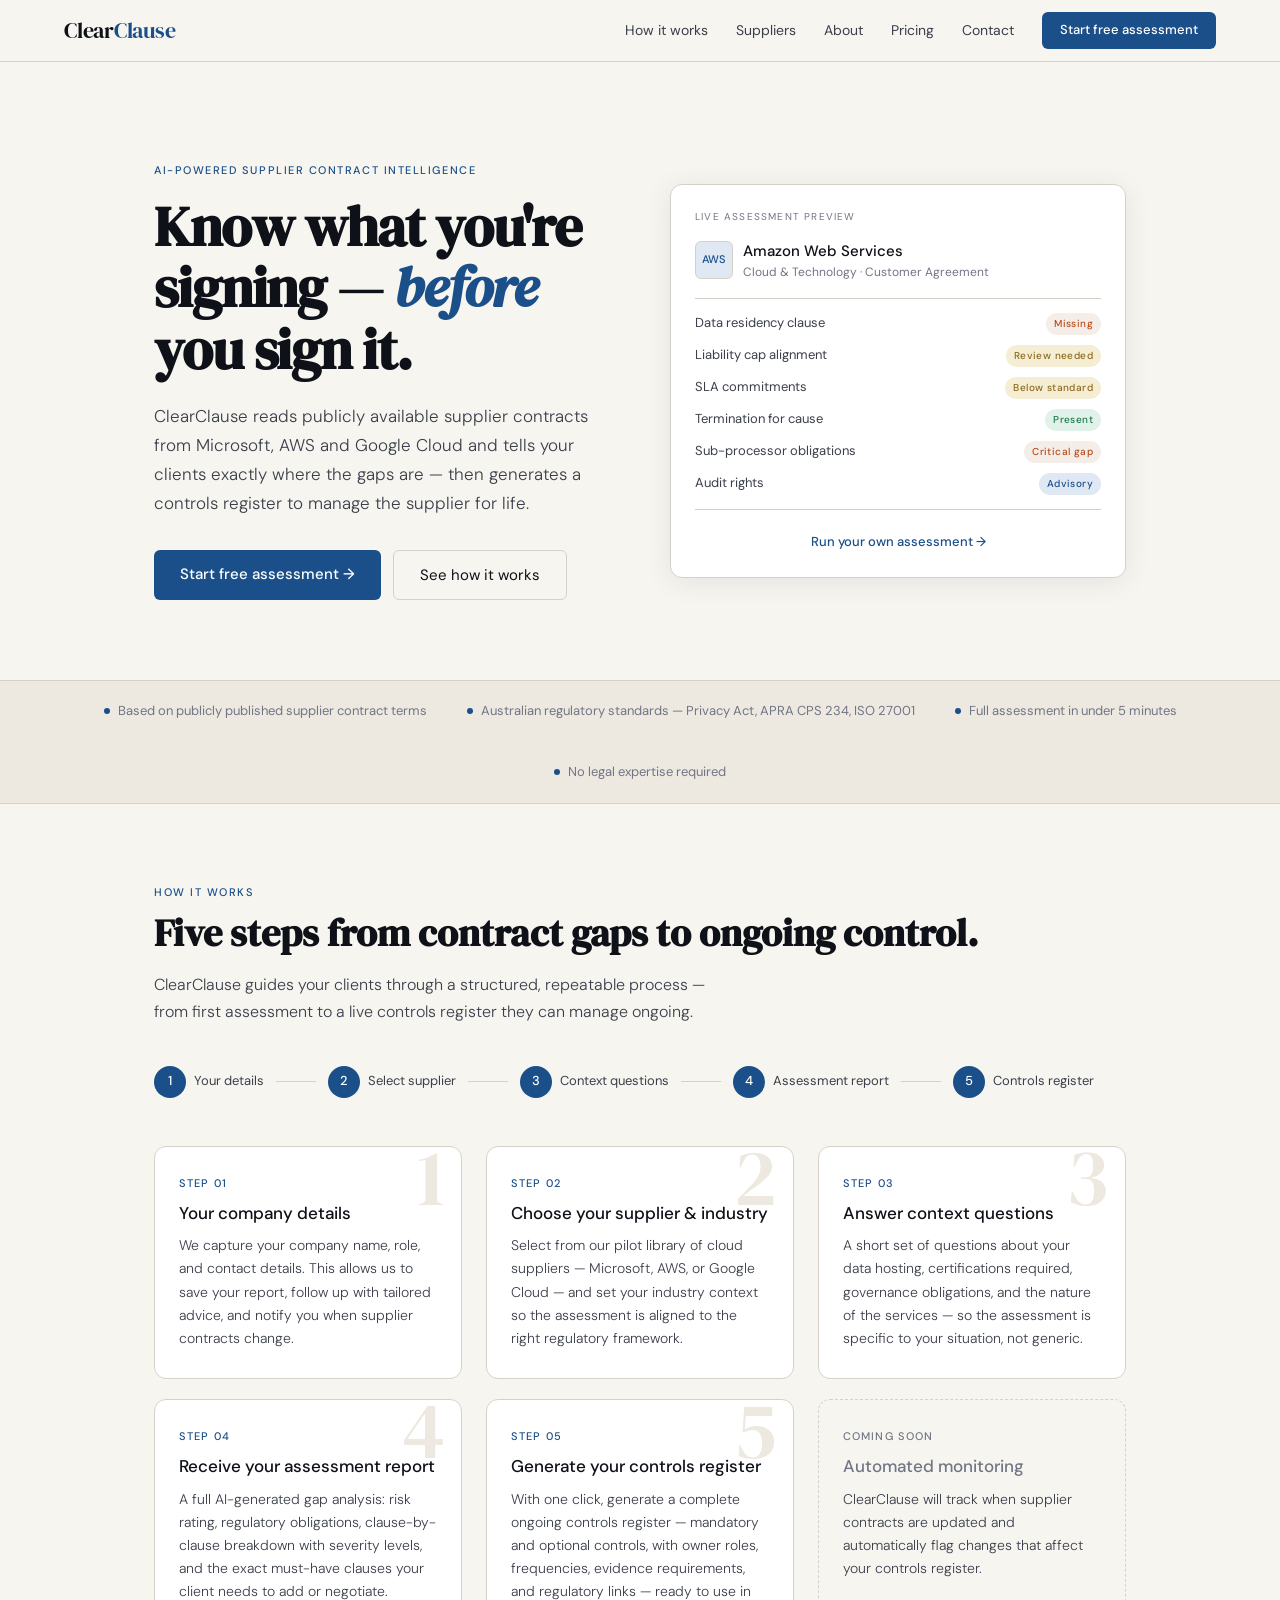
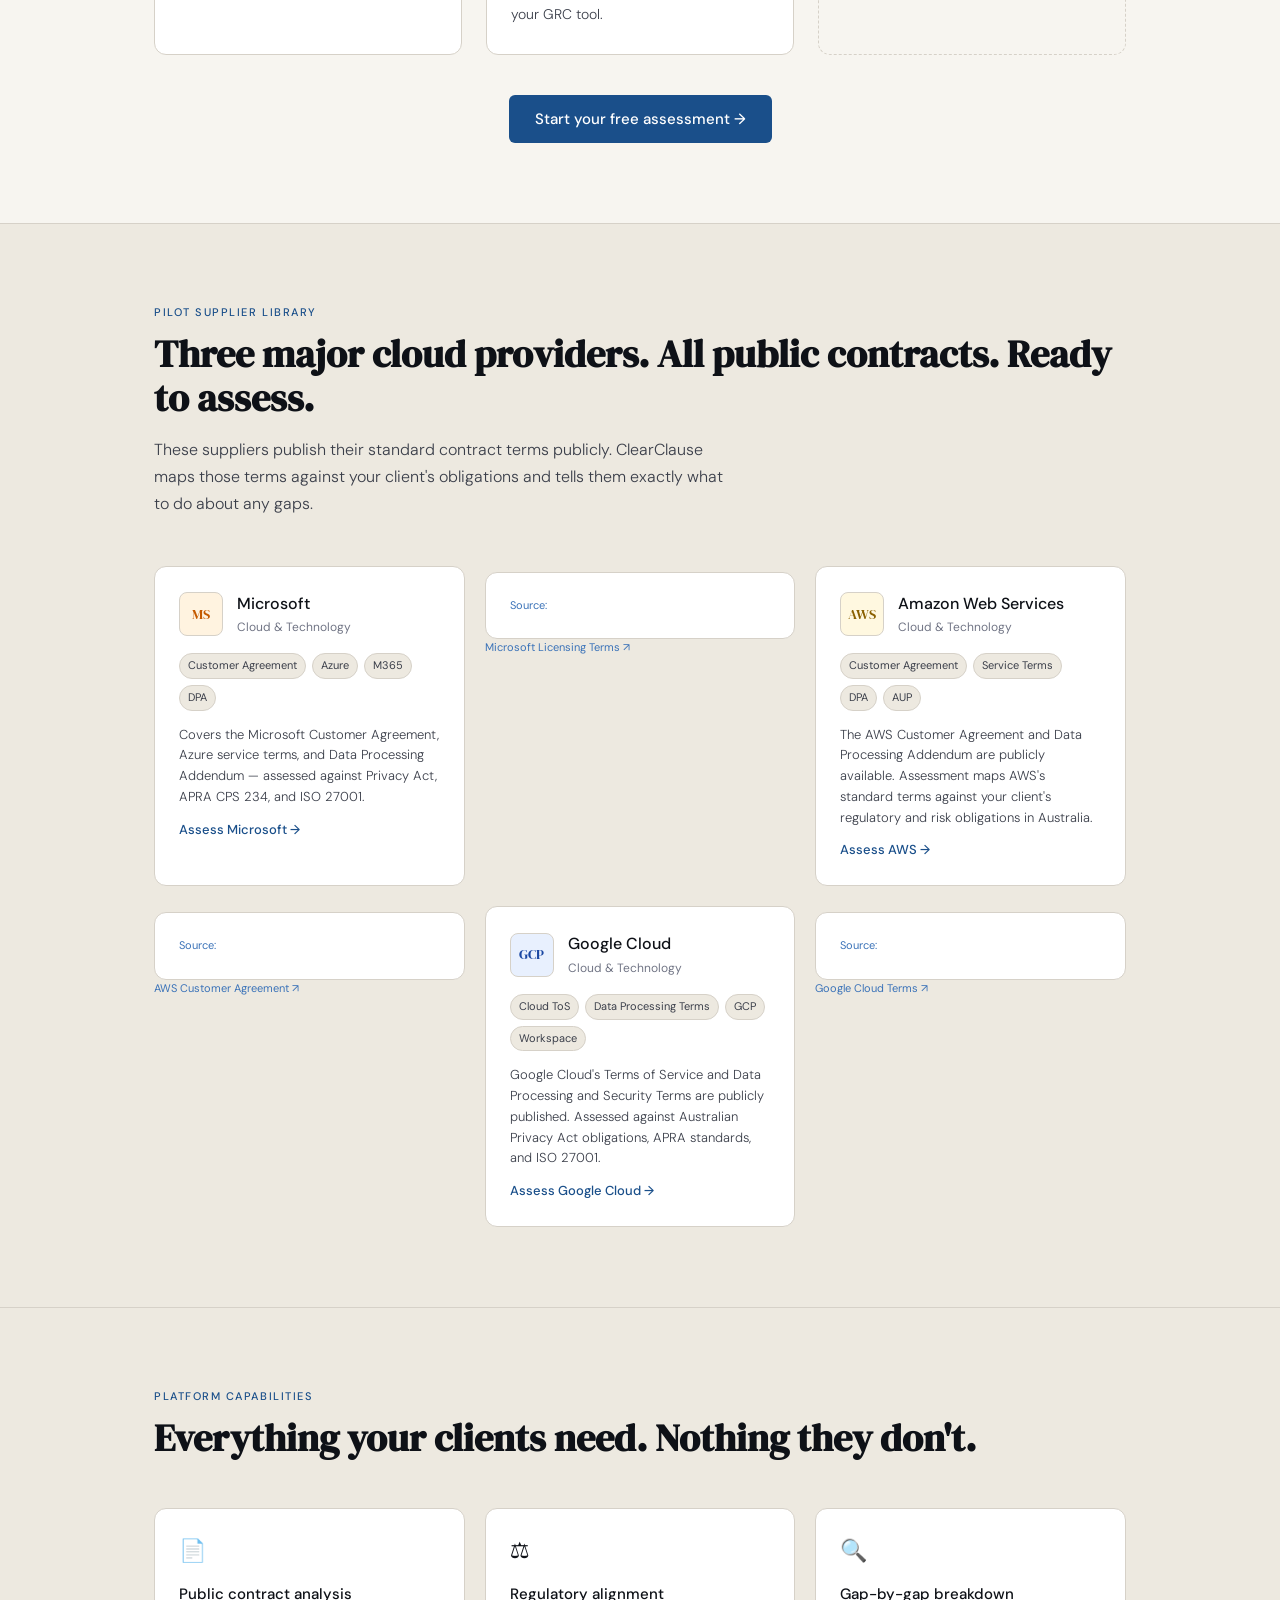
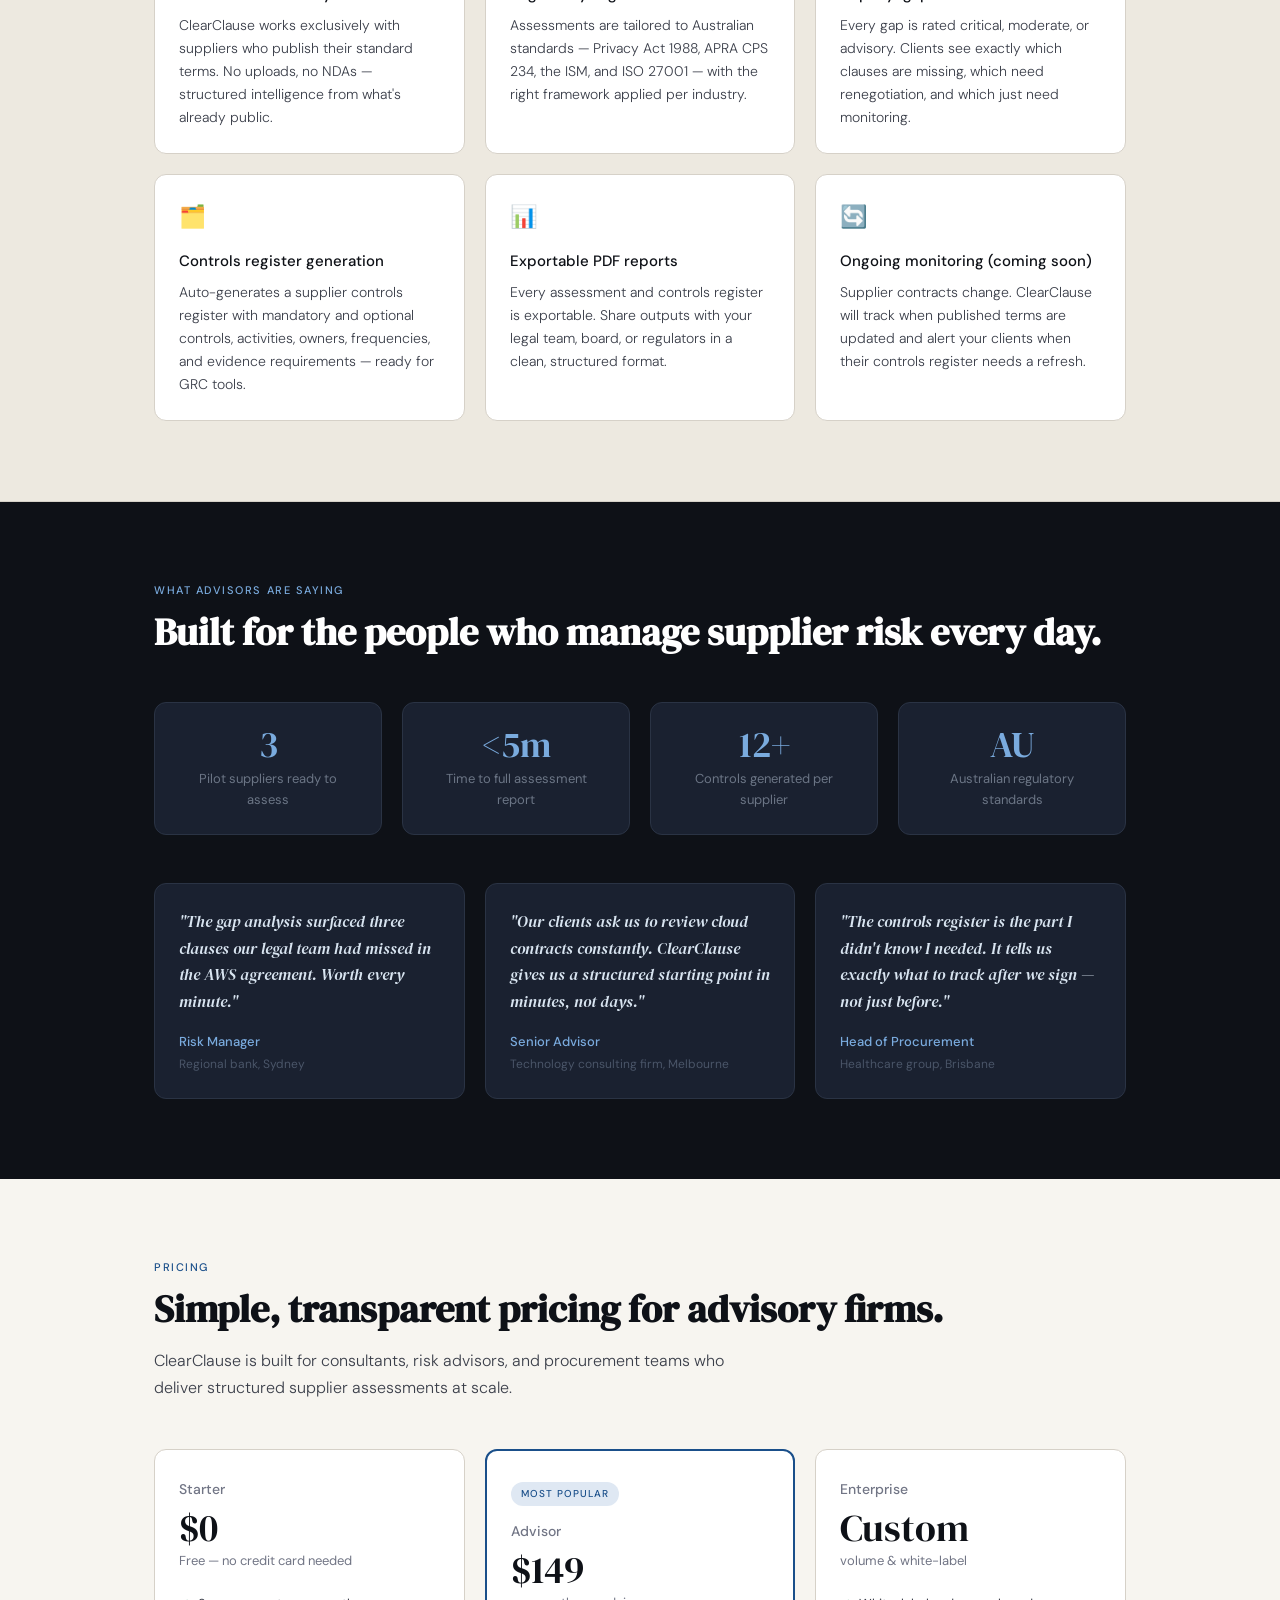
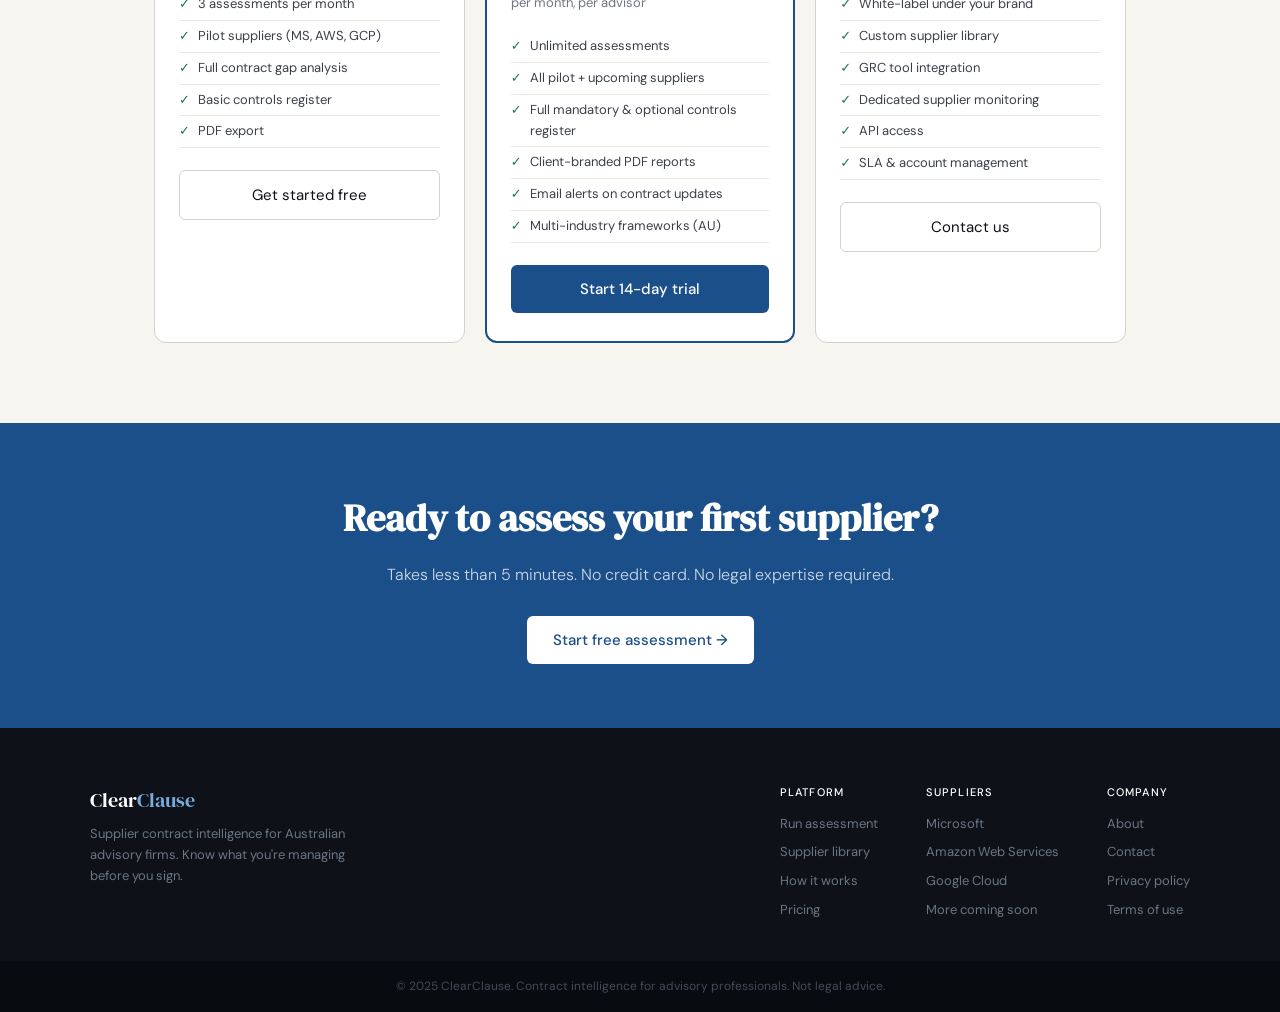
<file: index.html>
<!DOCTYPE html>
<html lang="en">
<head>
<meta charset="UTF-8"/>
<meta name="viewport" content="width=device-width,initial-scale=1.0"/>
<title>ClearClause — Supplier Contract Intelligence</title>
<meta name="description" content="AI-powered supplier contract assessment and ongoing controls register. Know exactly what you're signing — before you sign it."/>
<link href="https://fonts.googleapis.com/css2?family=DM+Serif+Display:ital@0;1&family=DM+Sans:wght@300;400;500&display=swap" rel="stylesheet"/>
<link rel="stylesheet" href="style.css"/>
<style>
.hero{padding:100px 5vw 80px;max-width:1100px;margin:0 auto;display:grid;grid-template-columns:1fr 1fr;gap:60px;align-items:center;}
.hero-eyebrow{font-size:11px;letter-spacing:0.14em;text-transform:uppercase;color:var(--accent);font-weight:500;margin-bottom:16px;}
.hero-title{font-family:var(--serif);font-size:clamp(36px,4.5vw,56px);line-height:1.1;color:var(--ink);margin-bottom:22px;letter-spacing:-0.02em;}
.hero-title em{font-style:italic;color:var(--accent);}
.hero-body{font-size:17px;color:var(--ink-soft);line-height:1.7;margin-bottom:32px;font-weight:300;}
.hero-actions{display:flex;gap:12px;flex-wrap:wrap;}
.hero-visual{background:#fff;border:1px solid var(--rule);border-radius:var(--r-lg);padding:24px;box-shadow:0 4px 28px rgba(14,17,23,0.08);}
.hv-label{font-size:10px;letter-spacing:0.12em;text-transform:uppercase;color:var(--ink-muted);margin-bottom:14px;}
.hv-supplier-row{display:flex;align-items:center;gap:10px;margin-bottom:16px;}
.hv-logo{width:38px;height:38px;border-radius:6px;border:1px solid var(--rule);display:flex;align-items:center;justify-content:center;font-size:11px;font-weight:500;color:var(--accent);background:var(--accent-pale);}
.hv-name{font-size:15px;font-weight:500;color:var(--ink);}
.hv-sub{font-size:12px;color:var(--ink-muted);}
.hv-divider{height:1px;background:var(--rule);margin:14px 0;}
.hv-row{display:flex;justify-content:space-between;align-items:center;margin-bottom:10px;}
.hv-clause{font-size:13px;color:var(--ink-soft);}
.hv-steps{display:flex;align-items:center;justify-content:center;gap:0;margin:40px 0 32px;}
.hv-step{display:flex;align-items:center;gap:0;}
.hv-step-circle{width:32px;height:32px;border-radius:50%;background:var(--accent);color:#fff;display:flex;align-items:center;justify-content:center;font-size:13px;font-weight:500;flex-shrink:0;}
.hv-step-label{font-size:13px;color:var(--ink-soft);margin-left:8px;white-space:nowrap;}
.hv-step-line{width:40px;height:1px;background:var(--rule);margin:0 12px;}
.steps{display:grid;grid-template-columns:repeat(3,1fr);gap:24px;margin-top:48px;}
.step-card{background:#fff;border:1px solid var(--rule);border-radius:var(--r-lg);padding:28px 24px;position:relative;overflow:hidden;}
.step-card::before{content:attr(data-n);position:absolute;top:-10px;right:16px;font-family:var(--serif);font-size:80px;color:var(--paper-warm);line-height:1;pointer-events:none;}
.step-num{font-size:11px;font-weight:500;color:var(--accent);letter-spacing:0.1em;text-transform:uppercase;margin-bottom:10px;}
.step-title{font-size:17px;font-weight:500;color:var(--ink);margin-bottom:10px;line-height:1.3;}
.step-body{font-size:14px;color:var(--ink-soft);line-height:1.65;font-weight:300;}
.suppliers-grid{display:grid;grid-template-columns:repeat(3,1fr);gap:20px;margin-top:48px;}
.supplier-card{background:#fff;border:1px solid var(--rule);border-radius:var(--r-lg);padding:24px;cursor:pointer;transition:border-color 0.15s,box-shadow 0.15s;text-decoration:none;display:block;}
.supplier-card:hover{border-color:var(--accent);box-shadow:0 2px 16px rgba(26,79,138,0.1);}
.sc-header{display:flex;align-items:center;gap:14px;margin-bottom:16px;}
.sc-logo{width:44px;height:44px;border-radius:8px;border:1px solid var(--rule);display:flex;align-items:center;justify-content:center;font-family:var(--serif);font-size:14px;}
.sc-ms{background:#fff3e0;color:#c55a00;}
.sc-aws{background:#fff8e0;color:#8a6000;}
.sc-gcp{background:#e8f0fe;color:#1a47a3;}
.sc-name{font-size:16px;font-weight:500;color:var(--ink);}
.sc-industry{font-size:12px;color:var(--ink-muted);margin-top:2px;}
.sc-tags{display:flex;flex-wrap:wrap;gap:6px;margin-bottom:14px;}
.sc-tag{font-size:11px;padding:3px 8px;border-radius:20px;background:var(--paper-warm);color:var(--ink-soft);border:1px solid var(--rule);}
.sc-action{font-size:13px;color:var(--accent);font-weight:500;}
.sc-contract-link{font-size:11px;color:var(--ink-muted);margin-top:6px;}
.sc-contract-link a{color:var(--accent-mid);text-decoration:none;}
.sc-contract-link a:hover{text-decoration:underline;}
.features-wrap{background:var(--paper-warm);padding:80px 0;border-top:1px solid var(--rule);border-bottom:1px solid var(--rule);}
.features-inner{max-width:1100px;margin:0 auto;padding:0 5vw;}
.features-grid{display:grid;grid-template-columns:repeat(3,1fr);gap:20px;margin-top:48px;}
.feat-card{background:#fff;border:1px solid var(--rule);border-radius:var(--r-lg);padding:24px;}
.feat-icon{font-size:22px;margin-bottom:14px;}
.feat-title{font-size:15px;font-weight:500;color:var(--ink);margin-bottom:8px;}
.feat-body{font-size:14px;color:var(--ink-soft);line-height:1.65;font-weight:300;}
.pricing-grid{display:grid;grid-template-columns:repeat(3,1fr);gap:20px;margin-top:48px;}
.price-card{background:#fff;border:1px solid var(--rule);border-radius:var(--r-lg);padding:28px 24px;}
.price-card.featured{border-color:var(--accent);border-width:2px;}
.price-featured-label{font-size:10px;font-weight:500;text-transform:uppercase;letter-spacing:0.1em;color:var(--accent);background:var(--accent-pale);padding:4px 10px;border-radius:20px;display:inline-block;margin-bottom:14px;}
.price-plan{font-size:14px;font-weight:500;color:var(--ink-muted);margin-bottom:8px;}
.price-amount{font-family:var(--serif);font-size:38px;color:var(--ink);line-height:1;margin-bottom:4px;}
.price-period{font-size:13px;color:var(--ink-muted);margin-bottom:18px;}
.price-features{list-style:none;margin-bottom:22px;}
.price-features li{font-size:13px;color:var(--ink-soft);padding:5px 0;border-bottom:1px solid var(--paper-warm);display:flex;gap:8px;}
.price-features li::before{content:'✓';color:var(--ok);font-weight:500;flex-shrink:0;}
.testimonial-wrap{background:var(--ink);padding:80px 0;}
.testimonial-inner{max-width:1100px;margin:0 auto;padding:0 5vw;}
.testimonials-grid{display:grid;grid-template-columns:repeat(3,1fr);gap:20px;margin-top:48px;}
.testimonial-card{background:#1a2130;border:1px solid #2a3344;border-radius:var(--r-lg);padding:24px;}
.t-quote{font-family:var(--serif);font-size:16px;color:#d8e4f0;line-height:1.65;margin-bottom:18px;font-style:italic;}
.t-author{font-size:13px;color:#7aabde;font-weight:500;}
.t-role{font-size:12px;color:#4a5568;margin-top:2px;}
.stat-row{display:grid;grid-template-columns:repeat(4,1fr);gap:20px;margin-top:48px;}
.stat-card{background:#1a2130;border:1px solid #2a3344;border-radius:var(--r-lg);padding:24px;text-align:center;}
.stat-number{font-family:var(--serif);font-size:36px;color:#7aabde;line-height:1;margin-bottom:6px;}
.stat-label{font-size:13px;color:#6b7585;}
.cta-band{background:var(--accent);padding:64px 5vw;text-align:center;}
.cta-band h2{font-family:var(--serif);font-size:clamp(28px,3vw,40px);color:#fff;margin-bottom:14px;}
.cta-band p{font-size:16px;color:rgba(255,255,255,0.78);margin-bottom:28px;font-weight:300;}
.cta-band .btn-primary{background:#fff;color:var(--accent);}
.cta-band .btn-primary:hover{background:#dfe8f3;}
@media(max-width:768px){
  .hero{grid-template-columns:1fr;}
  .hero-visual{display:none;}
  .steps,.suppliers-grid,.features-grid,.pricing-grid,.testimonials-grid,.stat-row{grid-template-columns:1fr;}
  .hv-steps{flex-wrap:wrap;gap:12px;}
  .hv-step-line{display:none;}
}
</style>
</head>
<body>

<nav>
  <a href="index.html" class="nav-logo">Clear<span>Clause</span></a>
  <div class="nav-links">
    <a href="index.html#how-it-works">How it works</a>
    <a href="index.html#suppliers">Suppliers</a>
    <a href="about.html">About</a>
    <a href="index.html#pricing">Pricing</a>
    <a href="contact.html">Contact</a>
    <a href="assess.html" class="nav-cta">Start free assessment</a>
  </div>
  <button class="nav-mobile-btn" onclick="document.querySelector('.nav-links').style.display='flex'">☰</button>
</nav>

<!-- HERO -->
<section style="background:var(--paper);">
  <div class="hero">
    <div>
      <p class="hero-eyebrow fade-up">AI-powered supplier contract intelligence</p>
      <h1 class="hero-title fade-up delay-1">Know what you're signing — <em>before</em> you sign it.</h1>
      <p class="hero-body fade-up delay-2">ClearClause reads publicly available supplier contracts from Microsoft, AWS and Google Cloud and tells your clients exactly where the gaps are — then generates a controls register to manage the supplier for life.</p>
      <div class="hero-actions fade-up delay-3">
        <a href="assess.html" class="btn-primary">Start free assessment →</a>
        <a href="#how-it-works" class="btn-outline">See how it works</a>
      </div>
    </div>
    <div class="hero-visual fade-up delay-2">
      <p class="hv-label">Live assessment preview</p>
      <div class="hv-supplier-row">
        <div class="hv-logo">AWS</div>
        <div>
          <div class="hv-name">Amazon Web Services</div>
          <div class="hv-sub">Cloud &amp; Technology · Customer Agreement</div>
        </div>
      </div>
      <div class="hv-divider"></div>
      <div class="hv-row"><span class="hv-clause">Data residency clause</span><span class="badge badge-red">Missing</span></div>
      <div class="hv-row"><span class="hv-clause">Liability cap alignment</span><span class="badge badge-amber">Review needed</span></div>
      <div class="hv-row"><span class="hv-clause">SLA commitments</span><span class="badge badge-amber">Below standard</span></div>
      <div class="hv-row"><span class="hv-clause">Termination for cause</span><span class="badge badge-green">Present</span></div>
      <div class="hv-row"><span class="hv-clause">Sub-processor obligations</span><span class="badge badge-red">Critical gap</span></div>
      <div class="hv-row"><span class="hv-clause">Audit rights</span><span class="badge badge-blue">Advisory</span></div>
      <div class="hv-divider"></div>
      <div style="text-align:center;padding-top:4px;">
        <a href="assess.html" style="font-size:13px;color:var(--accent);font-weight:500;text-decoration:none;">Run your own assessment →</a>
      </div>
    </div>
  </div>
</section>

<!-- TRUST BAR -->
<div class="trust-bar">
  <div class="trust-item"><span class="trust-dot"></span>Based on publicly published supplier contract terms</div>
  <div class="trust-item"><span class="trust-dot"></span>Australian regulatory standards — Privacy Act, APRA CPS 234, ISO 27001</div>
  <div class="trust-item"><span class="trust-dot"></span>Full assessment in under 5 minutes</div>
  <div class="trust-item"><span class="trust-dot"></span>No legal expertise required</div>
</div>

<!-- HOW IT WORKS -->
<section id="how-it-works">
  <div class="section">
    <p class="section-label">How it works</p>
    <h2 class="section-title">Five steps from contract gaps to ongoing control.</h2>
    <p class="section-body">ClearClause guides your clients through a structured, repeatable process — from first assessment to a live controls register they can manage ongoing.</p>

    <div class="hv-steps" style="margin-top:40px;justify-content:flex-start;gap:0;">
      <div class="hv-step"><div class="hv-step-circle">1</div><span class="hv-step-label">Your details</span></div>
      <div class="hv-step-line"></div>
      <div class="hv-step"><div class="hv-step-circle">2</div><span class="hv-step-label">Select supplier</span></div>
      <div class="hv-step-line"></div>
      <div class="hv-step"><div class="hv-step-circle">3</div><span class="hv-step-label">Context questions</span></div>
      <div class="hv-step-line"></div>
      <div class="hv-step"><div class="hv-step-circle">4</div><span class="hv-step-label">Assessment report</span></div>
      <div class="hv-step-line"></div>
      <div class="hv-step"><div class="hv-step-circle">5</div><span class="hv-step-label">Controls register</span></div>
    </div>

    <div class="steps">
      <div class="step-card" data-n="1">
        <p class="step-num">Step 01</p>
        <h3 class="step-title">Your company details</h3>
        <p class="step-body">We capture your company name, role, and contact details. This allows us to save your report, follow up with tailored advice, and notify you when supplier contracts change.</p>
      </div>
      <div class="step-card" data-n="2">
        <p class="step-num">Step 02</p>
        <h3 class="step-title">Choose your supplier &amp; industry</h3>
        <p class="step-body">Select from our pilot library of cloud suppliers — Microsoft, AWS, or Google Cloud — and set your industry context so the assessment is aligned to the right regulatory framework.</p>
      </div>
      <div class="step-card" data-n="3">
        <p class="step-num">Step 03</p>
        <h3 class="step-title">Answer context questions</h3>
        <p class="step-body">A short set of questions about your data hosting, certifications required, governance obligations, and the nature of the services — so the assessment is specific to your situation, not generic.</p>
      </div>
    </div>
    <div class="steps" style="margin-top:20px;">
      <div class="step-card" data-n="4">
        <p class="step-num">Step 04</p>
        <h3 class="step-title">Receive your assessment report</h3>
        <p class="step-body">A full AI-generated gap analysis: risk rating, regulatory obligations, clause-by-clause breakdown with severity levels, and the exact must-have clauses your client needs to add or negotiate.</p>
      </div>
      <div class="step-card" data-n="5">
        <p class="step-num">Step 05</p>
        <h3 class="step-title">Generate your controls register</h3>
        <p class="step-body">With one click, generate a complete ongoing controls register — mandatory and optional controls, with owner roles, frequencies, evidence requirements, and regulatory links — ready to use in your GRC tool.</p>
      </div>
      <div class="step-card" style="border-style:dashed;background:transparent;" data-n="">
        <p class="step-num" style="color:var(--ink-muted);">Coming soon</p>
        <h3 class="step-title" style="color:var(--ink-muted);">Automated monitoring</h3>
        <p class="step-body">ClearClause will track when supplier contracts are updated and automatically flag changes that affect your controls register.</p>
      </div>
    </div>
    <div style="text-align:center;margin-top:40px;">
      <a href="assess.html" class="btn-primary">Start your free assessment →</a>
    </div>
  </div>
</section>

<!-- PILOT SUPPLIERS -->
<section id="suppliers" style="background:var(--paper-warm);padding:80px 0;border-top:1px solid var(--rule);">
  <div class="section" style="padding-top:0;padding-bottom:0;">
    <p class="section-label">Pilot supplier library</p>
    <h2 class="section-title">Three major cloud providers. All public contracts. Ready to assess.</h2>
    <p class="section-body">These suppliers publish their standard contract terms publicly. ClearClause maps those terms against your client's obligations and tells them exactly what to do about any gaps.</p>
    <div class="suppliers-grid">
      <a href="assess.html?supplier=Microsoft" class="supplier-card">
        <div class="sc-header">
          <div class="sc-logo sc-ms">MS</div>
          <div><div class="sc-name">Microsoft</div><div class="sc-industry">Cloud &amp; Technology</div></div>
        </div>
        <div class="sc-tags"><span class="sc-tag">Customer Agreement</span><span class="sc-tag">Azure</span><span class="sc-tag">M365</span><span class="sc-tag">DPA</span></div>
        <p style="font-size:13px;color:var(--ink-soft);margin-bottom:12px;font-weight:300;">Covers the Microsoft Customer Agreement, Azure service terms, and Data Processing Addendum — assessed against Privacy Act, APRA CPS 234, and ISO 27001.</p>
        <div class="sc-action">Assess Microsoft →</div>
        <div class="sc-contract-link">Source: <a href="https://www.microsoft.com/en-au/licensing/product-licensing/products" target="_blank" onclick="event.stopPropagation()">Microsoft Licensing Terms ↗</a></div>
      </a>
      <a href="assess.html?supplier=AWS" class="supplier-card">
        <div class="sc-header">
          <div class="sc-logo sc-aws">AWS</div>
          <div><div class="sc-name">Amazon Web Services</div><div class="sc-industry">Cloud &amp; Technology</div></div>
        </div>
        <div class="sc-tags"><span class="sc-tag">Customer Agreement</span><span class="sc-tag">Service Terms</span><span class="sc-tag">DPA</span><span class="sc-tag">AUP</span></div>
        <p style="font-size:13px;color:var(--ink-soft);margin-bottom:12px;font-weight:300;">The AWS Customer Agreement and Data Processing Addendum are publicly available. Assessment maps AWS's standard terms against your client's regulatory and risk obligations in Australia.</p>
        <div class="sc-action">Assess AWS →</div>
        <div class="sc-contract-link">Source: <a href="https://aws.amazon.com/agreement/" target="_blank" onclick="event.stopPropagation()">AWS Customer Agreement ↗</a></div>
      </a>
      <a href="assess.html?supplier=Google Cloud" class="supplier-card">
        <div class="sc-header">
          <div class="sc-logo sc-gcp">GCP</div>
          <div><div class="sc-name">Google Cloud</div><div class="sc-industry">Cloud &amp; Technology</div></div>
        </div>
        <div class="sc-tags"><span class="sc-tag">Cloud ToS</span><span class="sc-tag">Data Processing Terms</span><span class="sc-tag">GCP</span><span class="sc-tag">Workspace</span></div>
        <p style="font-size:13px;color:var(--ink-soft);margin-bottom:12px;font-weight:300;">Google Cloud's Terms of Service and Data Processing and Security Terms are publicly published. Assessed against Australian Privacy Act obligations, APRA standards, and ISO 27001.</p>
        <div class="sc-action">Assess Google Cloud →</div>
        <div class="sc-contract-link">Source: <a href="https://cloud.google.com/terms" target="_blank" onclick="event.stopPropagation()">Google Cloud Terms ↗</a></div>
      </a>
    </div>
  </div>
</section>

<!-- FEATURES -->
<div class="features-wrap" id="features">
  <div class="features-inner">
    <p class="section-label">Platform capabilities</p>
    <h2 class="section-title">Everything your clients need. Nothing they don't.</h2>
    <div class="features-grid">
      <div class="feat-card"><div class="feat-icon">📄</div><h3 class="feat-title">Public contract analysis</h3><p class="feat-body">ClearClause works exclusively with suppliers who publish their standard terms. No uploads, no NDAs — structured intelligence from what's already public.</p></div>
      <div class="feat-card"><div class="feat-icon">⚖️</div><h3 class="feat-title">Regulatory alignment</h3><p class="feat-body">Assessments are tailored to Australian standards — Privacy Act 1988, APRA CPS 234, the ISM, and ISO 27001 — with the right framework applied per industry.</p></div>
      <div class="feat-card"><div class="feat-icon">🔍</div><h3 class="feat-title">Gap-by-gap breakdown</h3><p class="feat-body">Every gap is rated critical, moderate, or advisory. Clients see exactly which clauses are missing, which need renegotiation, and which just need monitoring.</p></div>
      <div class="feat-card"><div class="feat-icon">🗂️</div><h3 class="feat-title">Controls register generation</h3><p class="feat-body">Auto-generates a supplier controls register with mandatory and optional controls, activities, owners, frequencies, and evidence requirements — ready for GRC tools.</p></div>
      <div class="feat-card"><div class="feat-icon">📊</div><h3 class="feat-title">Exportable PDF reports</h3><p class="feat-body">Every assessment and controls register is exportable. Share outputs with your legal team, board, or regulators in a clean, structured format.</p></div>
      <div class="feat-card"><div class="feat-icon">🔄</div><h3 class="feat-title">Ongoing monitoring (coming soon)</h3><p class="feat-body">Supplier contracts change. ClearClause will track when published terms are updated and alert your clients when their controls register needs a refresh.</p></div>
    </div>
  </div>
</div>

<!-- TESTIMONIALS -->
<div class="testimonial-wrap">
  <div class="testimonial-inner">
    <p class="section-label" style="color:#7aabde;">What advisors are saying</p>
    <h2 class="section-title" style="color:#fff;">Built for the people who manage supplier risk every day.</h2>
    <div class="stat-row">
      <div class="stat-card"><div class="stat-number">3</div><div class="stat-label">Pilot suppliers ready to assess</div></div>
      <div class="stat-card"><div class="stat-number">&lt;5m</div><div class="stat-label">Time to full assessment report</div></div>
      <div class="stat-card"><div class="stat-number">12+</div><div class="stat-label">Controls generated per supplier</div></div>
      <div class="stat-card"><div class="stat-number">AU</div><div class="stat-label">Australian regulatory standards</div></div>
    </div>
    <div class="testimonials-grid">
      <div class="testimonial-card"><p class="t-quote">"The gap analysis surfaced three clauses our legal team had missed in the AWS agreement. Worth every minute."</p><div class="t-author">Risk Manager</div><div class="t-role">Regional bank, Sydney</div></div>
      <div class="testimonial-card"><p class="t-quote">"Our clients ask us to review cloud contracts constantly. ClearClause gives us a structured starting point in minutes, not days."</p><div class="t-author">Senior Advisor</div><div class="t-role">Technology consulting firm, Melbourne</div></div>
      <div class="testimonial-card"><p class="t-quote">"The controls register is the part I didn't know I needed. It tells us exactly what to track after we sign — not just before."</p><div class="t-author">Head of Procurement</div><div class="t-role">Healthcare group, Brisbane</div></div>
    </div>
  </div>
</div>

<!-- PRICING -->
<section id="pricing">
  <div class="section">
    <p class="section-label">Pricing</p>
    <h2 class="section-title">Simple, transparent pricing for advisory firms.</h2>
    <p class="section-body">ClearClause is built for consultants, risk advisors, and procurement teams who deliver structured supplier assessments at scale.</p>
    <div class="pricing-grid">
      <div class="price-card">
        <div class="price-plan">Starter</div>
        <div class="price-amount">$0</div>
        <div class="price-period">Free — no credit card needed</div>
        <ul class="price-features">
          <li>3 assessments per month</li>
          <li>Pilot suppliers (MS, AWS, GCP)</li>
          <li>Full contract gap analysis</li>
          <li>Basic controls register</li>
          <li>PDF export</li>
        </ul>
        <a href="assess.html" class="btn-outline" style="display:block;text-align:center;">Get started free</a>
      </div>
      <div class="price-card featured">
        <div class="price-featured-label">Most popular</div>
        <div class="price-plan">Advisor</div>
        <div class="price-amount">$149</div>
        <div class="price-period">per month, per advisor</div>
        <ul class="price-features">
          <li>Unlimited assessments</li>
          <li>All pilot + upcoming suppliers</li>
          <li>Full mandatory &amp; optional controls register</li>
          <li>Client-branded PDF reports</li>
          <li>Email alerts on contract updates</li>
          <li>Multi-industry frameworks (AU)</li>
        </ul>
        <a href="assess.html" class="btn-primary" style="display:block;text-align:center;">Start 14-day trial</a>
      </div>
      <div class="price-card">
        <div class="price-plan">Enterprise</div>
        <div class="price-amount">Custom</div>
        <div class="price-period">volume &amp; white-label</div>
        <ul class="price-features">
          <li>White-label under your brand</li>
          <li>Custom supplier library</li>
          <li>GRC tool integration</li>
          <li>Dedicated supplier monitoring</li>
          <li>API access</li>
          <li>SLA &amp; account management</li>
        </ul>
        <a href="contact.html" class="btn-outline" style="display:block;text-align:center;">Contact us</a>
      </div>
    </div>
  </div>
</section>

<!-- CTA BAND -->
<div class="cta-band">
  <h2>Ready to assess your first supplier?</h2>
  <p>Takes less than 5 minutes. No credit card. No legal expertise required.</p>
  <a href="assess.html" class="btn-primary">Start free assessment →</a>
</div>

<footer>
  <div class="footer-inner">
    <div>
      <a href="index.html" class="footer-brand">Clear<span>Clause</span></a>
      <p class="footer-tagline">Supplier contract intelligence for Australian advisory firms. Know what you're managing before you sign.</p>
    </div>
    <div class="footer-links">
      <div class="footer-col">
        <h4>Platform</h4>
        <a href="assess.html">Run assessment</a>
        <a href="index.html#suppliers">Supplier library</a>
        <a href="index.html#how-it-works">How it works</a>
        <a href="index.html#pricing">Pricing</a>
      </div>
      <div class="footer-col">
        <h4>Suppliers</h4>
        <a href="assess.html?supplier=Microsoft">Microsoft</a>
        <a href="assess.html?supplier=AWS">Amazon Web Services</a>
        <a href="assess.html?supplier=Google Cloud">Google Cloud</a>
        <a href="#">More coming soon</a>
      </div>
      <div class="footer-col">
        <h4>Company</h4>
        <a href="about.html">About</a>
        <a href="contact.html">Contact</a>
        <a href="#">Privacy policy</a>
        <a href="#">Terms of use</a>
      </div>
    </div>
  </div>
</footer>
<div class="footer-bottom">© 2025 ClearClause. Contract intelligence for advisory professionals. Not legal advice.</div>
</body>
</html>
</file>
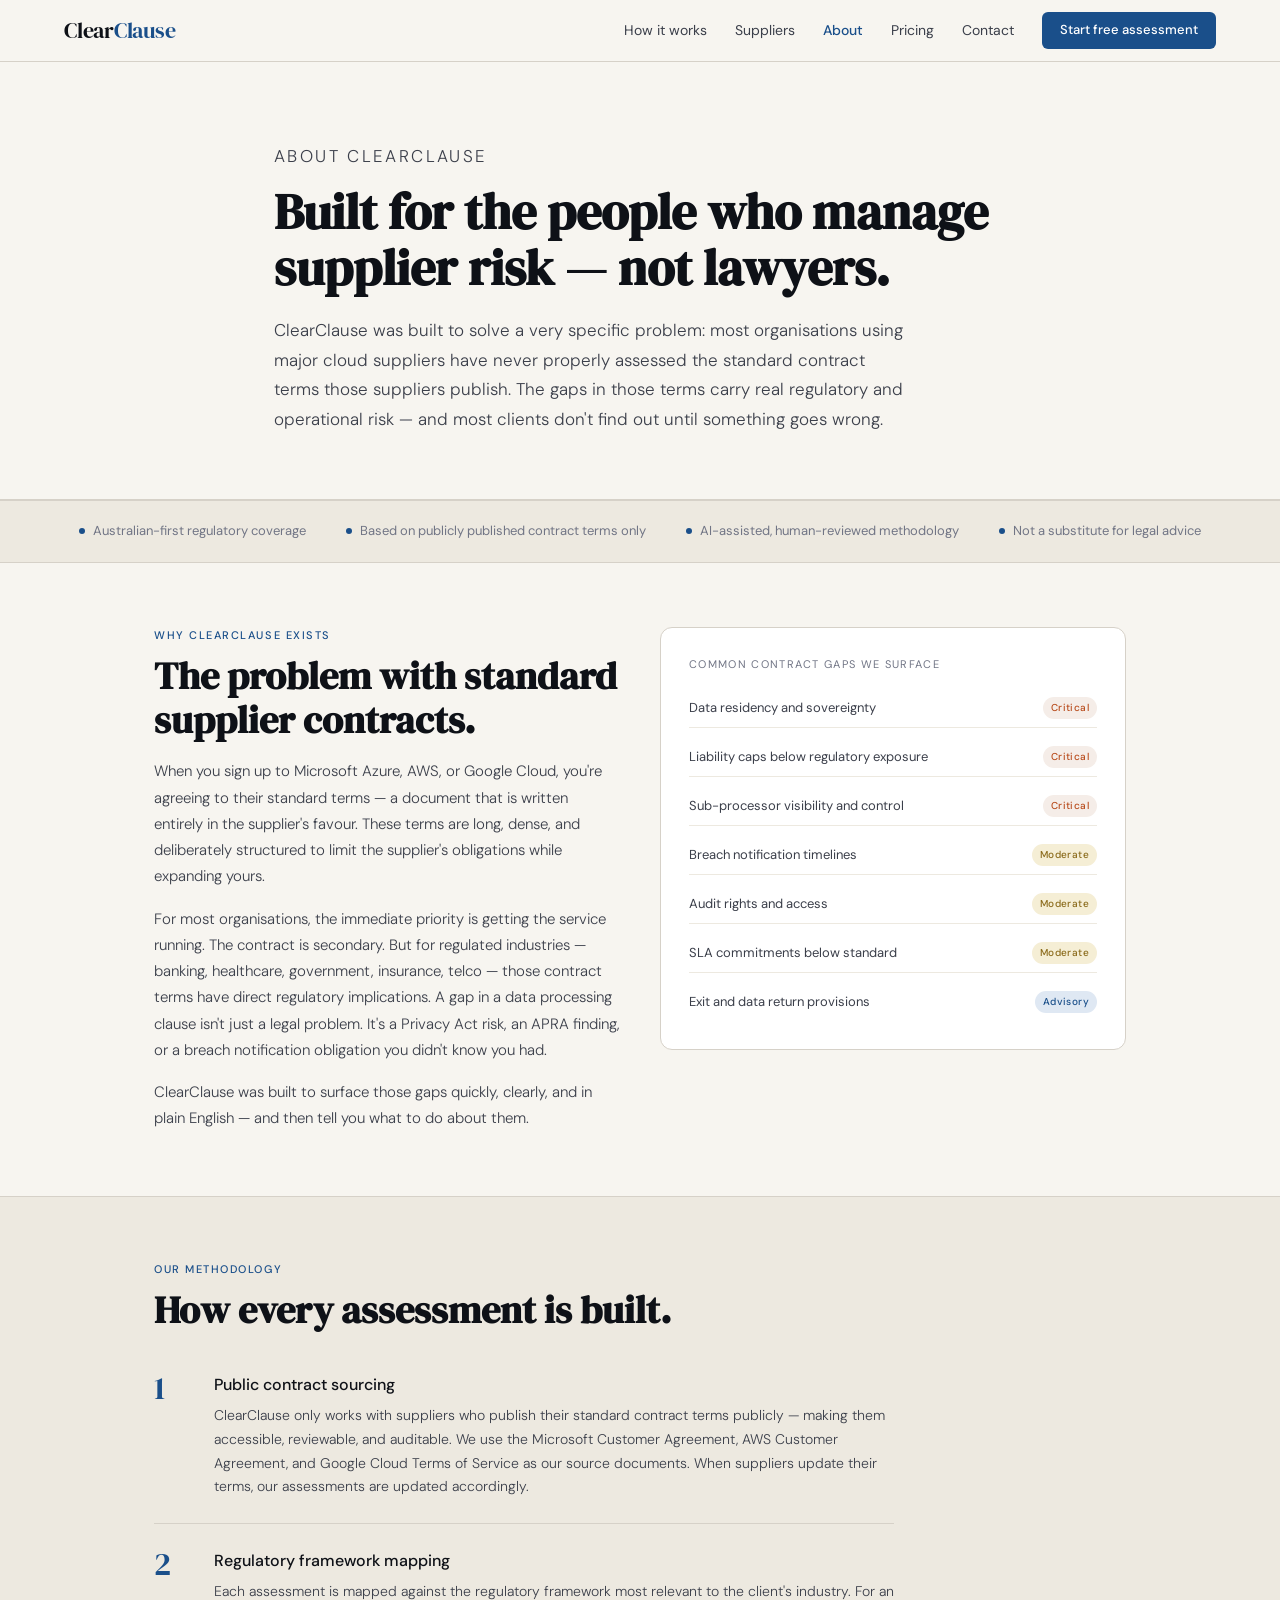
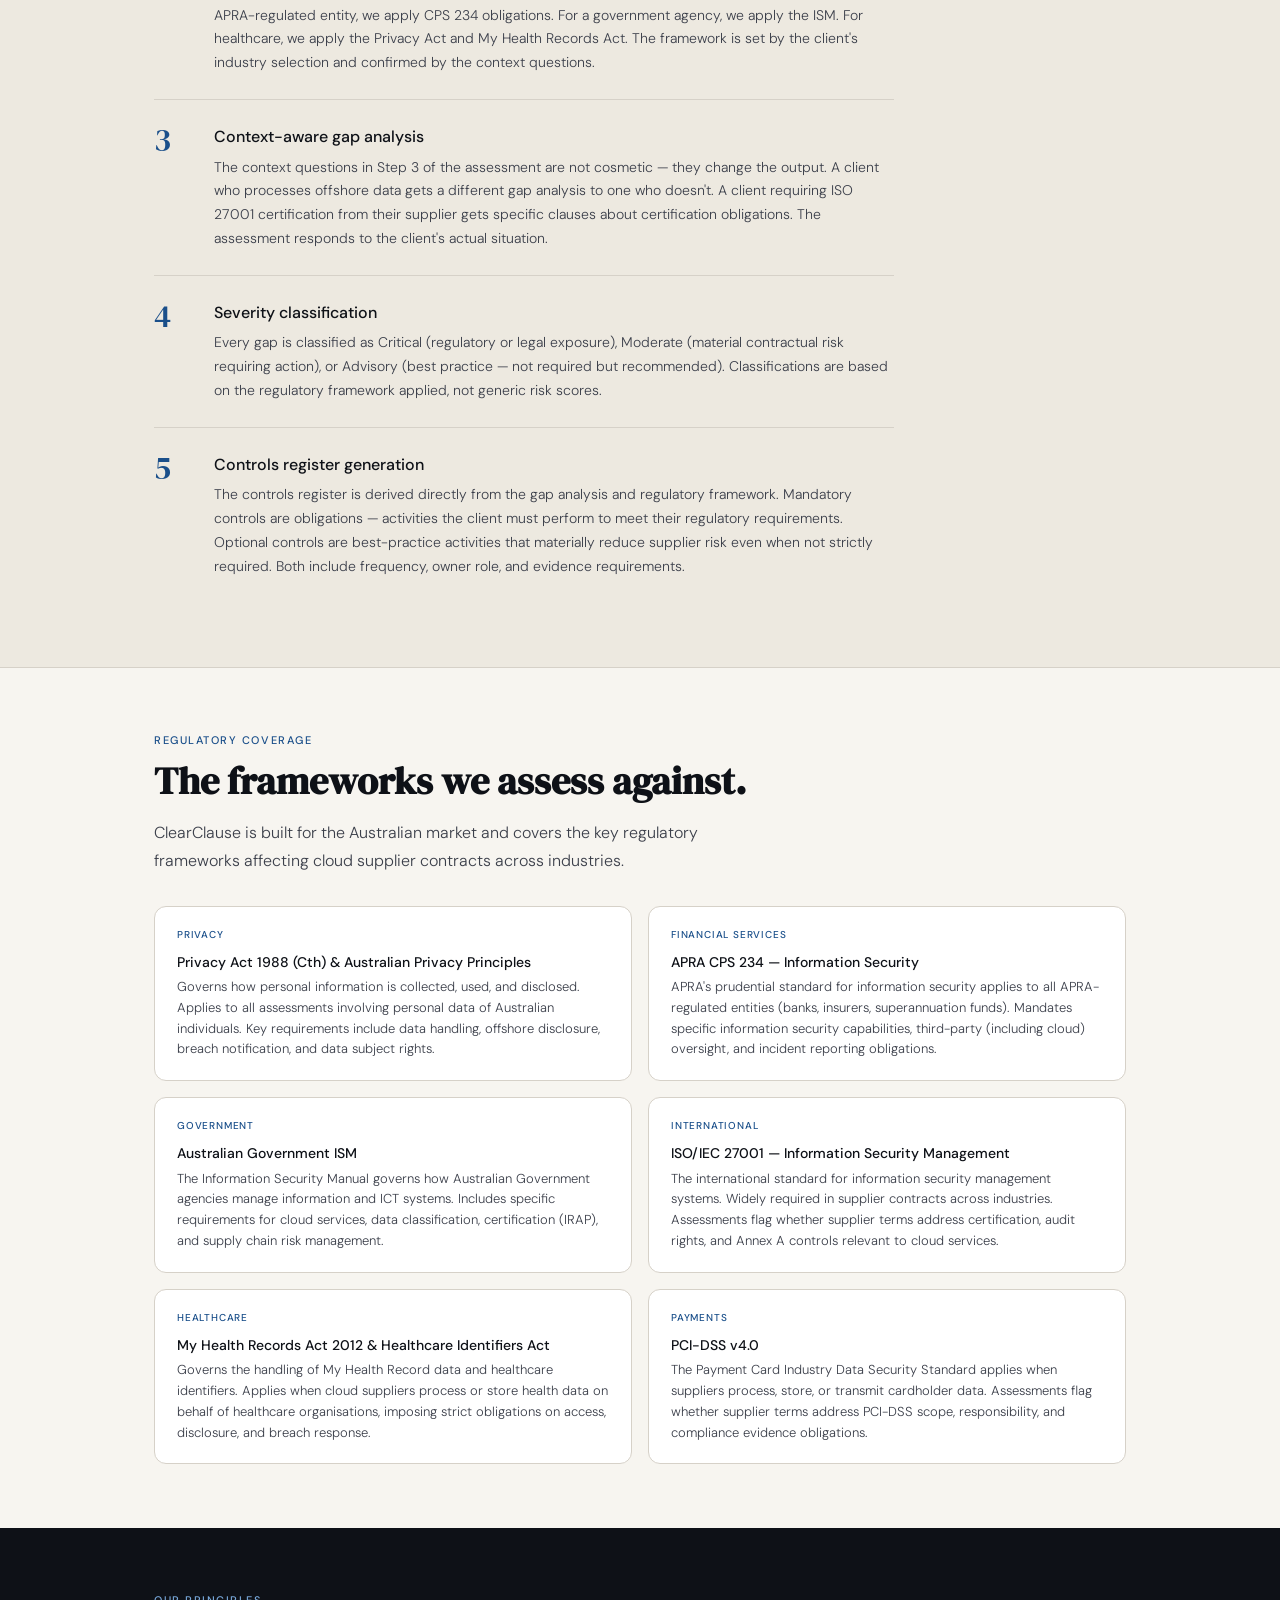
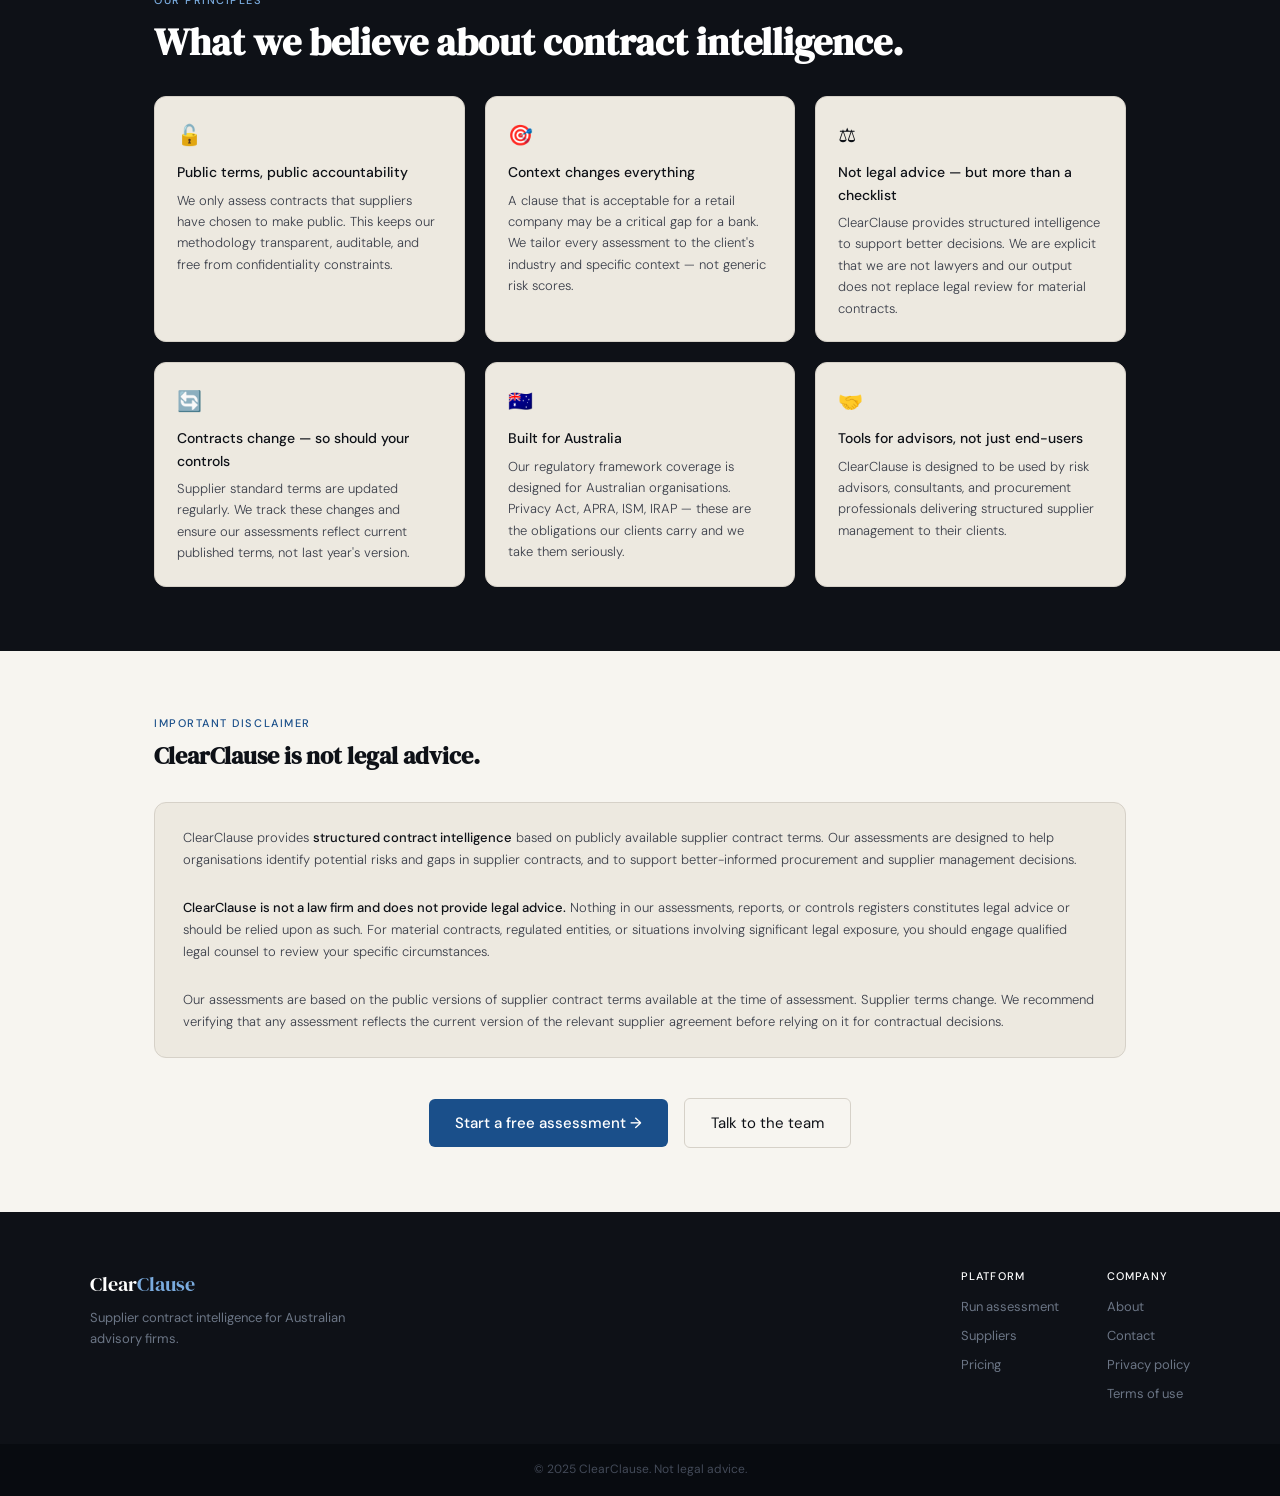
<file: about.html>
<!DOCTYPE html>
<html lang="en">
<head>
<meta charset="UTF-8"/>
<meta name="viewport" content="width=device-width,initial-scale=1.0"/>
<title>About — ClearClause</title>
<meta name="description" content="How ClearClause works, our methodology, and the regulatory frameworks we use to assess supplier contracts."/>
<link href="https://fonts.googleapis.com/css2?family=DM+Serif+Display:ital@0;1&family=DM+Sans:wght@300;400;500&display=swap" rel="stylesheet"/>
<link rel="stylesheet" href="style.css"/>
<style>
.about-hero{padding:80px 5vw 64px;max-width:860px;margin:0 auto;}
.about-hero .section-label{margin-bottom:12px;}
.about-hero h1{font-family:var(--serif);font-size:clamp(32px,4vw,50px);line-height:1.12;margin-bottom:20px;}
.about-hero p{font-size:17px;color:var(--ink-soft);line-height:1.75;font-weight:300;max-width:640px;}
.two-col{display:grid;grid-template-columns:1fr 1fr;gap:40px;align-items:start;}
.about-section{padding:64px 5vw;max-width:1100px;margin:0 auto;}
.about-section + .about-section{padding-top:0;}
.method-step{display:flex;gap:20px;padding:24px 0;border-bottom:1px solid var(--rule);}
.method-step:last-child{border-bottom:none;}
.method-num{font-family:var(--serif);font-size:32px;color:var(--accent);line-height:1;flex-shrink:0;width:40px;}
.method-title{font-size:16px;font-weight:500;color:var(--ink);margin-bottom:6px;}
.method-body{font-size:14px;color:var(--ink-soft);line-height:1.7;font-weight:300;}
.reg-grid{display:grid;grid-template-columns:repeat(2,1fr);gap:16px;margin-top:32px;}
.reg-card{background:#fff;border:1px solid var(--rule);border-radius:var(--r-lg);padding:20px 22px;}
.reg-name{font-size:14px;font-weight:500;color:var(--ink);margin-bottom:4px;}
.reg-desc{font-size:13px;color:var(--ink-soft);line-height:1.6;font-weight:300;}
.reg-tag{font-size:10px;font-weight:500;text-transform:uppercase;letter-spacing:0.08em;color:var(--accent);margin-bottom:8px;}
.principles-grid{display:grid;grid-template-columns:repeat(3,1fr);gap:20px;margin-top:32px;}
.principle-card{background:var(--paper-warm);border:1px solid var(--rule);border-radius:var(--r-lg);padding:22px;}
.principle-icon{font-size:20px;margin-bottom:10px;}
.principle-title{font-size:14px;font-weight:500;color:var(--ink);margin-bottom:6px;}
.principle-body{font-size:13px;color:var(--ink-soft);line-height:1.65;font-weight:300;}
.disclaimer{background:var(--paper-warm);border:1px solid var(--rule);border-radius:var(--r-lg);padding:24px 28px;margin-top:32px;}
.disclaimer p{font-size:13px;color:var(--ink-soft);line-height:1.7;font-weight:300;}
.disclaimer strong{color:var(--ink);font-weight:500;}
@media(max-width:768px){.two-col,.reg-grid,.principles-grid{grid-template-columns:1fr;}}
</style>
</head>
<body>

<nav>
  <a href="index.html" class="nav-logo">Clear<span>Clause</span></a>
  <div class="nav-links">
    <a href="index.html#how-it-works">How it works</a>
    <a href="index.html#suppliers">Suppliers</a>
    <a href="about.html" class="active">About</a>
    <a href="index.html#pricing">Pricing</a>
    <a href="contact.html">Contact</a>
    <a href="assess.html" class="nav-cta">Start free assessment</a>
  </div>
</nav>

<div style="background:var(--paper);border-bottom:1px solid var(--rule);">
  <div class="about-hero">
    <p class="section-label">About ClearClause</p>
    <h1>Built for the people who manage supplier risk — not lawyers.</h1>
    <p>ClearClause was built to solve a very specific problem: most organisations using major cloud suppliers have never properly assessed the standard contract terms those suppliers publish. The gaps in those terms carry real regulatory and operational risk — and most clients don't find out until something goes wrong.</p>
  </div>
</div>

<div class="trust-bar">
  <div class="trust-item"><span class="trust-dot"></span>Australian-first regulatory coverage</div>
  <div class="trust-item"><span class="trust-dot"></span>Based on publicly published contract terms only</div>
  <div class="trust-item"><span class="trust-dot"></span>AI-assisted, human-reviewed methodology</div>
  <div class="trust-item"><span class="trust-dot"></span>Not a substitute for legal advice</div>
</div>

<!-- WHY -->
<div class="about-section">
  <div class="two-col">
    <div>
      <p class="section-label">Why ClearClause exists</p>
      <h2 class="section-title">The problem with standard supplier contracts.</h2>
      <p style="font-size:15px;color:var(--ink-soft);line-height:1.75;font-weight:300;margin-bottom:16px;">When you sign up to Microsoft Azure, AWS, or Google Cloud, you're agreeing to their standard terms — a document that is written entirely in the supplier's favour. These terms are long, dense, and deliberately structured to limit the supplier's obligations while expanding yours.</p>
      <p style="font-size:15px;color:var(--ink-soft);line-height:1.75;font-weight:300;margin-bottom:16px;">For most organisations, the immediate priority is getting the service running. The contract is secondary. But for regulated industries — banking, healthcare, government, insurance, telco — those contract terms have direct regulatory implications. A gap in a data processing clause isn't just a legal problem. It's a Privacy Act risk, an APRA finding, or a breach notification obligation you didn't know you had.</p>
      <p style="font-size:15px;color:var(--ink-soft);line-height:1.75;font-weight:300;">ClearClause was built to surface those gaps quickly, clearly, and in plain English — and then tell you what to do about them.</p>
    </div>
    <div>
      <div style="background:#fff;border:1px solid var(--rule);border-radius:var(--r-lg);padding:28px;">
        <p style="font-size:11px;letter-spacing:0.12em;text-transform:uppercase;color:var(--ink-muted);margin-bottom:16px;">Common contract gaps we surface</p>
        <div style="display:flex;flex-direction:column;gap:10px;">
          <div style="display:flex;justify-content:space-between;align-items:center;padding:8px 0;border-bottom:1px solid var(--paper-warm);">
            <span style="font-size:13px;color:var(--ink-soft);">Data residency and sovereignty</span><span class="badge badge-red">Critical</span>
          </div>
          <div style="display:flex;justify-content:space-between;align-items:center;padding:8px 0;border-bottom:1px solid var(--paper-warm);">
            <span style="font-size:13px;color:var(--ink-soft);">Liability caps below regulatory exposure</span><span class="badge badge-red">Critical</span>
          </div>
          <div style="display:flex;justify-content:space-between;align-items:center;padding:8px 0;border-bottom:1px solid var(--paper-warm);">
            <span style="font-size:13px;color:var(--ink-soft);">Sub-processor visibility and control</span><span class="badge badge-red">Critical</span>
          </div>
          <div style="display:flex;justify-content:space-between;align-items:center;padding:8px 0;border-bottom:1px solid var(--paper-warm);">
            <span style="font-size:13px;color:var(--ink-soft);">Breach notification timelines</span><span class="badge badge-amber">Moderate</span>
          </div>
          <div style="display:flex;justify-content:space-between;align-items:center;padding:8px 0;border-bottom:1px solid var(--paper-warm);">
            <span style="font-size:13px;color:var(--ink-soft);">Audit rights and access</span><span class="badge badge-amber">Moderate</span>
          </div>
          <div style="display:flex;justify-content:space-between;align-items:center;padding:8px 0;border-bottom:1px solid var(--paper-warm);">
            <span style="font-size:13px;color:var(--ink-soft);">SLA commitments below standard</span><span class="badge badge-amber">Moderate</span>
          </div>
          <div style="display:flex;justify-content:space-between;align-items:center;padding:8px 0;">
            <span style="font-size:13px;color:var(--ink-soft);">Exit and data return provisions</span><span class="badge badge-blue">Advisory</span>
          </div>
        </div>
      </div>
    </div>
  </div>
</div>

<!-- METHODOLOGY -->
<div style="background:var(--paper-warm);border-top:1px solid var(--rule);border-bottom:1px solid var(--rule);padding:64px 0;">
  <div class="about-section" style="padding-top:0;padding-bottom:0;">
    <p class="section-label">Our methodology</p>
    <h2 class="section-title">How every assessment is built.</h2>
    <div style="max-width:740px;">
      <div class="method-step"><div class="method-num">1</div><div><div class="method-title">Public contract sourcing</div><div class="method-body">ClearClause only works with suppliers who publish their standard contract terms publicly — making them accessible, reviewable, and auditable. We use the Microsoft Customer Agreement, AWS Customer Agreement, and Google Cloud Terms of Service as our source documents. When suppliers update their terms, our assessments are updated accordingly.</div></div></div>
      <div class="method-step"><div class="method-num">2</div><div><div class="method-title">Regulatory framework mapping</div><div class="method-body">Each assessment is mapped against the regulatory framework most relevant to the client's industry. For an APRA-regulated entity, we apply CPS 234 obligations. For a government agency, we apply the ISM. For healthcare, we apply the Privacy Act and My Health Records Act. The framework is set by the client's industry selection and confirmed by the context questions.</div></div></div>
      <div class="method-step"><div class="method-num">3</div><div><div class="method-title">Context-aware gap analysis</div><div class="method-body">The context questions in Step 3 of the assessment are not cosmetic — they change the output. A client who processes offshore data gets a different gap analysis to one who doesn't. A client requiring ISO 27001 certification from their supplier gets specific clauses about certification obligations. The assessment responds to the client's actual situation.</div></div></div>
      <div class="method-step"><div class="method-num">4</div><div><div class="method-title">Severity classification</div><div class="method-body">Every gap is classified as Critical (regulatory or legal exposure), Moderate (material contractual risk requiring action), or Advisory (best practice — not required but recommended). Classifications are based on the regulatory framework applied, not generic risk scores.</div></div></div>
      <div class="method-step"><div class="method-num">5</div><div><div class="method-title">Controls register generation</div><div class="method-body">The controls register is derived directly from the gap analysis and regulatory framework. Mandatory controls are obligations — activities the client must perform to meet their regulatory requirements. Optional controls are best-practice activities that materially reduce supplier risk even when not strictly required. Both include frequency, owner role, and evidence requirements.</div></div></div>
    </div>
  </div>
</div>

<!-- REGULATORY FRAMEWORKS -->
<div class="about-section">
  <p class="section-label">Regulatory coverage</p>
  <h2 class="section-title">The frameworks we assess against.</h2>
  <p class="section-body">ClearClause is built for the Australian market and covers the key regulatory frameworks affecting cloud supplier contracts across industries.</p>
  <div class="reg-grid">
    <div class="reg-card"><div class="reg-tag">Privacy</div><div class="reg-name">Privacy Act 1988 (Cth) &amp; Australian Privacy Principles</div><div class="reg-desc">Governs how personal information is collected, used, and disclosed. Applies to all assessments involving personal data of Australian individuals. Key requirements include data handling, offshore disclosure, breach notification, and data subject rights.</div></div>
    <div class="reg-card"><div class="reg-tag">Financial Services</div><div class="reg-name">APRA CPS 234 — Information Security</div><div class="reg-desc">APRA's prudential standard for information security applies to all APRA-regulated entities (banks, insurers, superannuation funds). Mandates specific information security capabilities, third-party (including cloud) oversight, and incident reporting obligations.</div></div>
    <div class="reg-card"><div class="reg-tag">Government</div><div class="reg-name">Australian Government ISM</div><div class="reg-desc">The Information Security Manual governs how Australian Government agencies manage information and ICT systems. Includes specific requirements for cloud services, data classification, certification (IRAP), and supply chain risk management.</div></div>
    <div class="reg-card"><div class="reg-tag">International</div><div class="reg-name">ISO/IEC 27001 — Information Security Management</div><div class="reg-desc">The international standard for information security management systems. Widely required in supplier contracts across industries. Assessments flag whether supplier terms address certification, audit rights, and Annex A controls relevant to cloud services.</div></div>
    <div class="reg-card"><div class="reg-tag">Healthcare</div><div class="reg-name">My Health Records Act 2012 &amp; Healthcare Identifiers Act</div><div class="reg-desc">Governs the handling of My Health Record data and healthcare identifiers. Applies when cloud suppliers process or store health data on behalf of healthcare organisations, imposing strict obligations on access, disclosure, and breach response.</div></div>
    <div class="reg-card"><div class="reg-tag">Payments</div><div class="reg-name">PCI-DSS v4.0</div><div class="reg-desc">The Payment Card Industry Data Security Standard applies when suppliers process, store, or transmit cardholder data. Assessments flag whether supplier terms address PCI-DSS scope, responsibility, and compliance evidence obligations.</div></div>
  </div>
</div>

<!-- PRINCIPLES -->
<div style="background:var(--ink);padding:64px 0;">
  <div class="about-section" style="padding-top:0;padding-bottom:0;">
    <p class="section-label" style="color:#7aabde;">Our principles</p>
    <h2 class="section-title" style="color:#fff;">What we believe about contract intelligence.</h2>
    <div class="principles-grid">
      <div class="principle-card"><div class="principle-icon">🔓</div><div class="principle-title">Public terms, public accountability</div><div class="principle-body">We only assess contracts that suppliers have chosen to make public. This keeps our methodology transparent, auditable, and free from confidentiality constraints.</div></div>
      <div class="principle-card"><div class="principle-icon">🎯</div><div class="principle-title">Context changes everything</div><div class="principle-body">A clause that is acceptable for a retail company may be a critical gap for a bank. We tailor every assessment to the client's industry and specific context — not generic risk scores.</div></div>
      <div class="principle-card"><div class="principle-icon">⚖️</div><div class="principle-title">Not legal advice — but more than a checklist</div><div class="principle-body">ClearClause provides structured intelligence to support better decisions. We are explicit that we are not lawyers and our output does not replace legal review for material contracts.</div></div>
      <div class="principle-card"><div class="principle-icon">🔄</div><div class="principle-title">Contracts change — so should your controls</div><div class="principle-body">Supplier standard terms are updated regularly. We track these changes and ensure our assessments reflect current published terms, not last year's version.</div></div>
      <div class="principle-card"><div class="principle-icon">🇦🇺</div><div class="principle-title">Built for Australia</div><div class="principle-body">Our regulatory framework coverage is designed for Australian organisations. Privacy Act, APRA, ISM, IRAP — these are the obligations our clients carry and we take them seriously.</div></div>
      <div class="principle-card"><div class="principle-icon">🤝</div><div class="principle-title">Tools for advisors, not just end-users</div><div class="principle-body">ClearClause is designed to be used by risk advisors, consultants, and procurement professionals delivering structured supplier management to their clients.</div></div>
    </div>
  </div>
</div>

<!-- DISCLAIMER -->
<div class="about-section">
  <p class="section-label">Important disclaimer</p>
  <h2 class="section-title" style="font-size:24px;">ClearClause is not legal advice.</h2>
  <div class="disclaimer">
    <p>ClearClause provides <strong>structured contract intelligence</strong> based on publicly available supplier contract terms. Our assessments are designed to help organisations identify potential risks and gaps in supplier contracts, and to support better-informed procurement and supplier management decisions.</p>
    <br/>
    <p><strong>ClearClause is not a law firm and does not provide legal advice.</strong> Nothing in our assessments, reports, or controls registers constitutes legal advice or should be relied upon as such. For material contracts, regulated entities, or situations involving significant legal exposure, you should engage qualified legal counsel to review your specific circumstances.</p>
    <br/>
    <p>Our assessments are based on the public versions of supplier contract terms available at the time of assessment. Supplier terms change. We recommend verifying that any assessment reflects the current version of the relevant supplier agreement before relying on it for contractual decisions.</p>
  </div>
  <div style="text-align:center;margin-top:40px;">
    <a href="assess.html" class="btn-primary">Start a free assessment →</a>
    <a href="contact.html" class="btn-outline" style="margin-left:12px;">Talk to the team</a>
  </div>
</div>

<footer>
  <div class="footer-inner">
    <div>
      <a href="index.html" class="footer-brand">Clear<span>Clause</span></a>
      <p class="footer-tagline">Supplier contract intelligence for Australian advisory firms.</p>
    </div>
    <div class="footer-links">
      <div class="footer-col"><h4>Platform</h4><a href="assess.html">Run assessment</a><a href="index.html#suppliers">Suppliers</a><a href="index.html#pricing">Pricing</a></div>
      <div class="footer-col"><h4>Company</h4><a href="about.html">About</a><a href="contact.html">Contact</a><a href="#">Privacy policy</a><a href="#">Terms of use</a></div>
    </div>
  </div>
</footer>
<div class="footer-bottom">© 2025 ClearClause. Not legal advice.</div>
</body>
</html>
</file>
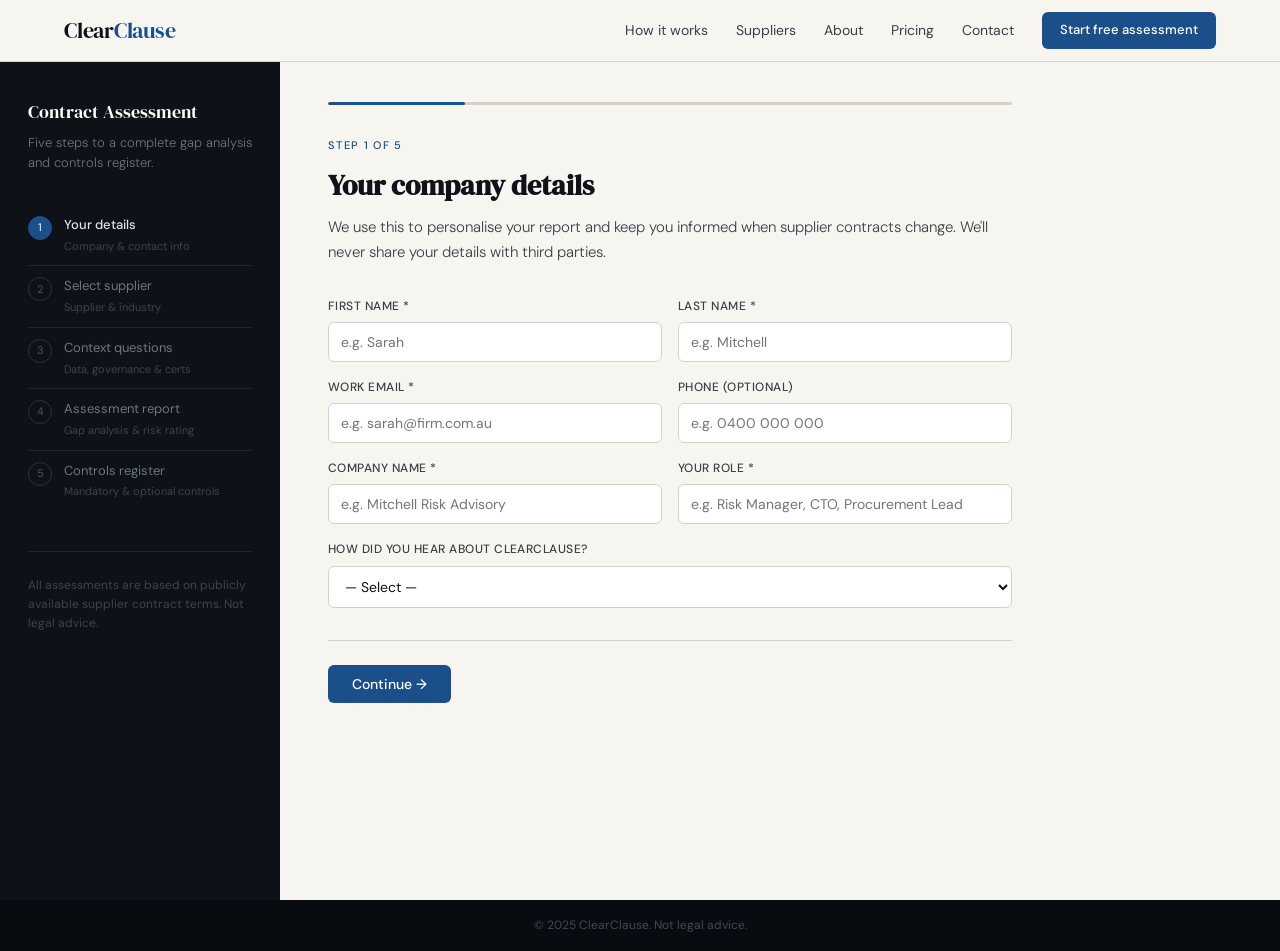
<file: assess.html>
<!DOCTYPE html>
<html lang="en">
<head>
<meta charset="UTF-8"/>
<meta name="viewport" content="width=device-width,initial-scale=1.0"/>
<title>Run Assessment — ClearClause</title>
<meta name="description" content="Start your supplier contract assessment. Identify gaps, regulatory obligations, and generate an ongoing controls register."/>
<link href="https://fonts.googleapis.com/css2?family=DM+Serif+Display:ital@0;1&family=DM+Sans:wght@300;400;500&display=swap" rel="stylesheet"/>
<link rel="stylesheet" href="style.css"/>
<style>
.assess-layout{display:grid;grid-template-columns:280px 1fr;gap:0;min-height:calc(100vh - 62px);}
.sidebar{background:var(--ink);padding:36px 28px;position:sticky;top:62px;height:calc(100vh - 62px);overflow-y:auto;}
.sidebar-title{font-family:var(--serif);font-size:18px;color:#fff;margin-bottom:6px;}
.sidebar-sub{font-size:13px;color:#6b7585;margin-bottom:32px;line-height:1.55;font-weight:300;}
.sidebar-steps{list-style:none;}
.sidebar-step{display:flex;align-items:flex-start;gap:12px;padding:10px 0;border-bottom:1px solid #1e2635;}
.sidebar-step:last-child{border-bottom:none;}
.ss-circle{width:24px;height:24px;border-radius:50%;border:1.5px solid #2a3344;display:flex;align-items:center;justify-content:center;font-size:11px;color:#4a5568;flex-shrink:0;margin-top:1px;transition:all 0.2s;}
.ss-circle.active{background:var(--accent);border-color:var(--accent);color:#fff;}
.ss-circle.done{background:#1a7a4a;border-color:#1a7a4a;color:#fff;}
.ss-label{font-size:13px;color:#6b7585;transition:color 0.2s;}
.ss-label.active{color:#d8e4f0;font-weight:500;}
.ss-label.done{color:#4a7a5a;}
.ss-desc{font-size:11px;color:#3a4454;margin-top:2px;}
.main-content{padding:40px 48px;max-width:780px;}
.step-header{margin-bottom:32px;}
.step-tag{font-size:11px;letter-spacing:0.12em;text-transform:uppercase;color:var(--accent);font-weight:500;margin-bottom:8px;}
.step-title{font-family:var(--serif);font-size:28px;color:var(--ink);margin-bottom:8px;}
.step-desc{font-size:15px;color:var(--ink-soft);line-height:1.65;font-weight:300;}
.step-panel{display:none;}
.step-panel.active{display:block;}
.nav-btns{display:flex;gap:10px;margin-top:32px;padding-top:24px;border-top:1px solid var(--rule);}
.nav-btn-back{background:transparent;color:var(--ink-soft);padding:10px 22px;border-radius:var(--r);font-family:var(--sans);font-size:14px;border:1px solid var(--rule);cursor:pointer;transition:all 0.15s;}
.nav-btn-back:hover{border-color:var(--ink-muted);}
.nav-btn-next{background:var(--accent);color:#fff;padding:10px 24px;border-radius:var(--r);font-family:var(--sans);font-size:14px;font-weight:500;border:none;cursor:pointer;transition:background 0.15s;}
.nav-btn-next:hover{background:var(--accent-mid);}
.nav-btn-next:disabled{opacity:0.4;cursor:not-allowed;}
.radio-group{display:flex;flex-direction:column;gap:10px;margin-top:6px;}
.radio-option{display:flex;align-items:flex-start;gap:12px;padding:14px 16px;border:1px solid var(--rule);border-radius:var(--r);cursor:pointer;transition:border-color 0.15s,background 0.15s;background:#fff;}
.radio-option:hover{border-color:var(--accent-mid);}
.radio-option.selected{border-color:var(--accent);background:var(--accent-pale);}
.radio-option input[type=radio]{margin-top:2px;accent-color:var(--accent);flex-shrink:0;}
.radio-label{font-size:14px;font-weight:500;color:var(--ink);}
.radio-desc{font-size:12px;color:var(--ink-muted);margin-top:2px;line-height:1.5;}
.checkbox-group{display:flex;flex-direction:column;gap:8px;margin-top:6px;}
.checkbox-option{display:flex;align-items:center;gap:10px;padding:12px 14px;border:1px solid var(--rule);border-radius:var(--r);cursor:pointer;background:#fff;transition:border-color 0.15s;}
.checkbox-option:hover{border-color:var(--accent-mid);}
.checkbox-option.selected{border-color:var(--accent);background:var(--accent-pale);}
.checkbox-option input[type=checkbox]{accent-color:var(--accent);}
.checkbox-label{font-size:14px;color:var(--ink);}
.q-section{margin-bottom:28px;}
.q-section-title{font-size:13px;font-weight:500;color:var(--ink);margin-bottom:12px;padding-bottom:6px;border-bottom:1px solid var(--rule);}
.supplier-cards{display:grid;grid-template-columns:repeat(3,1fr);gap:14px;margin-top:6px;}
.supplier-sel-card{border:2px solid var(--rule);border-radius:var(--r-lg);padding:18px;cursor:pointer;background:#fff;transition:all 0.15s;text-align:center;}
.supplier-sel-card:hover{border-color:var(--accent-mid);}
.supplier-sel-card.selected{border-color:var(--accent);background:var(--accent-pale);}
.ss-logo{width:48px;height:48px;border-radius:8px;margin:0 auto 10px;display:flex;align-items:center;justify-content:center;font-family:var(--serif);font-size:16px;border:1px solid var(--rule);}
.ss-ms{background:#fff3e0;color:#c55a00;}
.ss-aws{background:#fff8e0;color:#8a6000;}
.ss-gcp{background:#e8f0fe;color:#1a47a3;}
.ss-name{font-size:14px;font-weight:500;color:var(--ink);margin-bottom:4px;}
.ss-sub{font-size:11px;color:var(--ink-muted);}
.progress-bar{height:3px;background:var(--rule);border-radius:2px;margin-bottom:32px;overflow:hidden;}
.progress-fill{height:100%;background:var(--accent);border-radius:2px;transition:width 0.4s ease;}
.result-wrapper{background:#fff;border:1px solid var(--rule);border-radius:var(--r-lg);overflow:hidden;}
.result-top{padding:24px 28px;border-bottom:1px solid var(--rule);display:flex;align-items:flex-start;justify-content:space-between;gap:16px;}
.result-supplier-name{font-size:20px;font-weight:500;color:var(--ink);}
.result-meta{font-size:12px;color:var(--ink-muted);margin-top:3px;}
.result-body{padding:24px 28px;}
.result-footer{padding:16px 28px;border-top:1px solid var(--rule);background:var(--paper);}
.controls-wrapper{margin-top:24px;}
.controls-type-toggle{display:flex;gap:10px;margin-bottom:20px;}
.ct-btn{padding:8px 18px;font-size:13px;font-family:var(--sans);border:1px solid var(--rule);border-radius:var(--r);background:transparent;color:var(--ink-soft);cursor:pointer;transition:all 0.15s;}
.ct-btn.active{background:var(--accent);color:#fff;border-color:var(--accent);}
.mandatory-note{font-size:13px;color:var(--ok);background:var(--ok-pale);padding:10px 14px;border-radius:var(--r);margin-bottom:16px;}
.optional-note{font-size:13px;color:var(--amber);background:var(--amber-pale);padding:10px 14px;border-radius:var(--r);margin-bottom:16px;}
@media(max-width:900px){
  .assess-layout{grid-template-columns:1fr;}
  .sidebar{display:none;}
  .main-content{padding:24px 20px;}
  .supplier-cards{grid-template-columns:1fr;}
}
</style>
</head>
<body>
<nav>
  <a href="index.html" class="nav-logo">Clear<span>Clause</span></a>
  <div class="nav-links">
    <a href="index.html#how-it-works">How it works</a>
    <a href="index.html#suppliers">Suppliers</a>
    <a href="about.html">About</a>
    <a href="index.html#pricing">Pricing</a>
    <a href="contact.html">Contact</a>
    <a href="assess.html" class="nav-cta active">Start free assessment</a>
  </div>
</nav>

<div class="assess-layout">
  <!-- SIDEBAR -->
  <div class="sidebar">
    <div class="sidebar-title">Contract Assessment</div>
    <div class="sidebar-sub">Five steps to a complete gap analysis and controls register.</div>
    <ul class="sidebar-steps" id="sidebar-steps">
      <li class="sidebar-step"><div class="ss-circle active" id="sc-1">1</div><div><div class="ss-label active" id="sl-1">Your details</div><div class="ss-desc">Company &amp; contact info</div></div></li>
      <li class="sidebar-step"><div class="ss-circle" id="sc-2">2</div><div><div class="ss-label" id="sl-2">Select supplier</div><div class="ss-desc">Supplier &amp; industry</div></div></li>
      <li class="sidebar-step"><div class="ss-circle" id="sc-3">3</div><div><div class="ss-label" id="sl-3">Context questions</div><div class="ss-desc">Data, governance &amp; certs</div></div></li>
      <li class="sidebar-step"><div class="ss-circle" id="sc-4">4</div><div><div class="ss-label" id="sl-4">Assessment report</div><div class="ss-desc">Gap analysis &amp; risk rating</div></div></li>
      <li class="sidebar-step"><div class="ss-circle" id="sc-5">5</div><div><div class="ss-label" id="sl-5">Controls register</div><div class="ss-desc">Mandatory &amp; optional controls</div></div></li>
    </ul>
    <div style="margin-top:40px;padding-top:24px;border-top:1px solid #1e2635;">
      <div style="font-size:12px;color:#3a4454;line-height:1.6;">All assessments are based on publicly available supplier contract terms. Not legal advice.</div>
    </div>
  </div>

  <!-- MAIN -->
  <div class="main-content">
    <div class="progress-bar"><div class="progress-fill" id="progress-fill" style="width:20%;"></div></div>

    <!-- STEP 1: DETAILS -->
    <div class="step-panel active" id="step-1">
      <div class="step-header">
        <div class="step-tag">Step 1 of 5</div>
        <h1 class="step-title">Your company details</h1>
        <p class="step-desc">We use this to personalise your report and keep you informed when supplier contracts change. We'll never share your details with third parties.</p>
      </div>
      <div class="form-row">
        <div class="form-group"><label>First name *</label><input type="text" id="d-fname" placeholder="e.g. Sarah"/></div>
        <div class="form-group"><label>Last name *</label><input type="text" id="d-lname" placeholder="e.g. Mitchell"/></div>
      </div>
      <div class="form-row">
        <div class="form-group"><label>Work email *</label><input type="email" id="d-email" placeholder="e.g. sarah@firm.com.au"/></div>
        <div class="form-group"><label>Phone (optional)</label><input type="tel" id="d-phone" placeholder="e.g. 0400 000 000"/></div>
      </div>
      <div class="form-row">
        <div class="form-group"><label>Company name *</label><input type="text" id="d-company" placeholder="e.g. Mitchell Risk Advisory"/></div>
        <div class="form-group"><label>Your role *</label><input type="text" id="d-role" placeholder="e.g. Risk Manager, CTO, Procurement Lead"/></div>
      </div>
      <div class="form-group"><label>How did you hear about ClearClause?</label>
        <select id="d-source">
          <option value="">— Select —</option>
          <option>LinkedIn</option>
          <option>Google search</option>
          <option>Colleague referral</option>
          <option>Industry event</option>
          <option>Other</option>
        </select>
      </div>
      <div id="step1-err"></div>
      <div class="nav-btns"><button class="nav-btn-next" onclick="nextStep(1)">Continue →</button></div>
    </div>

    <!-- STEP 2: SUPPLIER -->
    <div class="step-panel" id="step-2">
      <div class="step-header">
        <div class="step-tag">Step 2 of 5</div>
        <h1 class="step-title">Choose your supplier &amp; industry</h1>
        <p class="step-desc">Select the supplier you want to assess and your industry so we apply the right regulatory framework.</p>
      </div>
      <div class="q-section">
        <div class="q-section-title">Which supplier are you assessing?</div>
        <div class="supplier-cards">
          <div class="supplier-sel-card" onclick="selectSupplier('Microsoft')" id="sc-Microsoft">
            <div class="ss-logo ss-ms">MS</div>
            <div class="ss-name">Microsoft</div>
            <div class="ss-sub">Azure · M365 · Customer Agreement</div>
          </div>
          <div class="supplier-sel-card" onclick="selectSupplier('Amazon Web Services (AWS)')" id="sc-Amazon Web Services (AWS)">
            <div class="ss-logo ss-aws">AWS</div>
            <div class="ss-name">Amazon Web Services</div>
            <div class="ss-sub">AWS Customer Agreement · DPA</div>
          </div>
          <div class="supplier-sel-card" onclick="selectSupplier('Google Cloud')" id="sc-Google Cloud">
            <div class="ss-logo ss-gcp">GCP</div>
            <div class="ss-name">Google Cloud</div>
            <div class="ss-sub">Cloud ToS · Data Processing Terms</div>
          </div>
        </div>
      </div>
      <div class="form-row" style="margin-top:24px;">
        <div class="form-group">
          <label>Your industry *</label>
          <select id="s-industry">
            <option value="">— Select industry —</option>
            <option>Banking &amp; Financial Services (APRA regulated)</option>
            <option>Healthcare (Privacy Act, My Health Records Act)</option>
            <option>Telecommunications (ACMA, Telecommunications Act)</option>
            <option>Government &amp; Public Sector (Australian Government ISM)</option>
            <option>Insurance (APRA regulated)</option>
            <option>Retail &amp; eCommerce (Privacy Act, Consumer Law)</option>
            <option>Technology &amp; SaaS (Privacy Act, ISO 27001)</option>
            <option>Legal &amp; Professional Services</option>
            <option>Education (TEQSA, FERPA)</option>
            <option>Other</option>
          </select>
        </div>
        <div class="form-group">
          <label>Contract situation *</label>
          <select id="s-mode">
            <option value="new">Evaluating — no contract signed yet</option>
            <option value="existing">Reviewing an existing contract</option>
          </select>
        </div>
      </div>
      <div id="step2-err"></div>
      <div class="nav-btns">
        <button class="nav-btn-back" onclick="prevStep(2)">← Back</button>
        <button class="nav-btn-next" onclick="nextStep(2)">Continue →</button>
      </div>
    </div>

    <!-- STEP 3: CONTEXT QUESTIONS -->
    <div class="step-panel" id="step-3">
      <div class="step-header">
        <div class="step-tag">Step 3 of 5</div>
        <h1 class="step-title">Context &amp; governance questions</h1>
        <p class="step-desc">These questions help us tailor the assessment to your specific situation — your data, your certifications, and your obligations. Select all that apply.</p>
      </div>

      <div class="q-section">
        <div class="q-section-title">Nature of services &amp; data</div>
        <div class="checkbox-group" id="cq-data">
          <label class="checkbox-option"><input type="checkbox" value="personal_data" onchange="toggleCheck(this)"/> <span class="checkbox-label">This supplier will process, store or access personal data of our customers or staff</span></label>
          <label class="checkbox-option"><input type="checkbox" value="sensitive_data" onchange="toggleCheck(this)"/> <span class="checkbox-label">Sensitive data is involved (health records, financial data, government IDs)</span></label>
          <label class="checkbox-option"><input type="checkbox" value="offshore_processing" onchange="toggleCheck(this)"/> <span class="checkbox-label">Data may be processed or stored offshore (outside Australia)</span></label>
          <label class="checkbox-option"><input type="checkbox" value="critical_infrastructure" onchange="toggleCheck(this)"/> <span class="checkbox-label">This is a critical infrastructure or mission-critical service</span></label>
          <label class="checkbox-option"><input type="checkbox" value="saas_platform" onchange="toggleCheck(this)"/> <span class="checkbox-label">This is a SaaS platform used by our customers or end-users</span></label>
        </div>
      </div>

      <div class="q-section">
        <div class="q-section-title">Certification &amp; compliance requirements</div>
        <div class="checkbox-group" id="cq-certs">
          <label class="checkbox-option"><input type="checkbox" value="iso27001" onchange="toggleCheck(this)"/> <span class="checkbox-label">ISO 27001 certification required from supplier</span></label>
          <label class="checkbox-option"><input type="checkbox" value="soc2" onchange="toggleCheck(this)"/> <span class="checkbox-label">SOC 2 Type II report required</span></label>
          <label class="checkbox-option"><input type="checkbox" value="irap" onchange="toggleCheck(this)"/> <span class="checkbox-label">IRAP assessment required (Australian Government)</span></label>
          <label class="checkbox-option"><input type="checkbox" value="pci_dss" onchange="toggleCheck(this)"/> <span class="checkbox-label">PCI-DSS compliance required (card payment data)</span></label>
          <label class="checkbox-option"><input type="checkbox" value="apra_cps234" onchange="toggleCheck(this)"/> <span class="checkbox-label">APRA CPS 234 obligations apply (financial services)</span></label>
        </div>
      </div>

      <div class="q-section">
        <div class="q-section-title">Governance &amp; contractual requirements</div>
        <div class="checkbox-group" id="cq-gov">
          <label class="checkbox-option"><input type="checkbox" value="audit_rights" onchange="toggleCheck(this)"/> <span class="checkbox-label">We require audit rights or the right to inspect the supplier's controls</span></label>
          <label class="checkbox-option"><input type="checkbox" value="sla_required" onchange="toggleCheck(this)"/> <span class="checkbox-label">Minimum SLA / uptime commitments are required</span></label>
          <label class="checkbox-option"><input type="checkbox" value="incident_notification" onchange="toggleCheck(this)"/> <span class="checkbox-label">Mandatory breach/incident notification within defined timeframes</span></label>
          <label class="checkbox-option"><input type="checkbox" value="exit_provisions" onchange="toggleCheck(this)"/> <span class="checkbox-label">Exit provisions / data return and deletion on termination required</span></label>
          <label class="checkbox-option"><input type="checkbox" value="sub_processors" onchange="toggleCheck(this)"/> <span class="checkbox-label">We need visibility and control over sub-processors / fourth parties</span></label>
          <label class="checkbox-option"><input type="checkbox" value="liability_cap" onchange="toggleCheck(this)"/> <span class="checkbox-label">Liability cap in supplier's standard terms is a concern</span></label>
        </div>
      </div>

      <div class="form-group">
        <label>Any other context we should know? (optional)</label>
        <textarea id="cq-other" placeholder="e.g. We are a regulated entity, currently in procurement for a 3-year managed services agreement…"></textarea>
      </div>

      <div class="nav-btns">
        <button class="nav-btn-back" onclick="prevStep(3)">← Back</button>
        <button class="nav-btn-next" onclick="runAssessment()">Run assessment →</button>
      </div>
    </div>

    <!-- STEP 4: ASSESSMENT REPORT -->
    <div class="step-panel" id="step-4">
      <div class="step-header">
        <div class="step-tag">Step 4 of 5</div>
        <h1 class="step-title">Your assessment report</h1>
        <p class="step-desc">Based on the supplier's publicly published contract terms and your context, here is your gap analysis and risk assessment.</p>
      </div>
      <div id="assessment-loading" class="loading-row" style="display:none;"><div class="spin"></div><span>Analysing contract terms against your regulatory framework…</span></div>
      <div id="assessment-result"></div>
    </div>

    <!-- STEP 5: CONTROLS REGISTER -->
    <div class="step-panel" id="step-5">
      <div class="step-header">
        <div class="step-tag">Step 5 of 5</div>
        <h1 class="step-title">Your controls register</h1>
        <p class="step-desc">Your ongoing supplier controls — mandatory obligations you must track, and optional controls recommended for best practice.</p>
      </div>
      <div id="controls-loading" class="loading-row" style="display:none;"><div class="spin"></div><span>Generating mandatory and optional controls…</span></div>
      <div id="controls-result"></div>
    </div>

  </div><!-- end main-content -->
</div><!-- end assess-layout -->

<div class="footer-bottom" style="margin-top:0;">© 2025 ClearClause. Not legal advice.</div>

<script>
let currentStep = 1;
let selectedSupplier = '';
let checkedItems = new Set();
let assessmentData = null;

// Pre-select supplier from URL param
window.addEventListener('DOMContentLoaded', () => {
  const params = new URLSearchParams(window.location.search);
  const sup = params.get('supplier');
  if (sup) {
    const map = { 'Microsoft': 'Microsoft', 'AWS': 'Amazon Web Services (AWS)', 'Google Cloud': 'Google Cloud' };
    const key = map[sup] || sup;
    selectSupplier(key);
    goToStep(2);
  }
});

function selectSupplier(name) {
  document.querySelectorAll('.supplier-sel-card').forEach(c => c.classList.remove('selected'));
  const el = document.getElementById('sc-' + name);
  if (el) el.classList.add('selected');
  selectedSupplier = name;
}

function toggleCheck(el) {
  const opt = el.closest('.checkbox-option');
  if (el.checked) { checkedItems.add(el.value); opt.classList.add('selected'); }
  else { checkedItems.delete(el.value); opt.classList.remove('selected'); }
}

function goToStep(n) {
  document.querySelectorAll('.step-panel').forEach(p => p.classList.remove('active'));
  document.getElementById('step-' + n).classList.add('active');
  currentStep = n;
  const pct = (n / 5) * 100;
  document.getElementById('progress-fill').style.width = pct + '%';
  for (let i = 1; i <= 5; i++) {
    const circle = document.getElementById('sc-' + i);
    const label = document.getElementById('sl-' + i);
    if (i < n) { circle.className = 'ss-circle done'; circle.textContent = '✓'; label.className = 'ss-label done'; }
    else if (i === n) { circle.className = 'ss-circle active'; circle.textContent = i; label.className = 'ss-label active'; }
    else { circle.className = 'ss-circle'; circle.textContent = i; label.className = 'ss-label'; }
  }
  window.scrollTo({ top: 0, behavior: 'smooth' });
}

function prevStep(n) { goToStep(n - 1); }

function nextStep(n) {
  if (n === 1) {
    const fname = document.getElementById('d-fname').value.trim();
    const lname = document.getElementById('d-lname').value.trim();
    const email = document.getElementById('d-email').value.trim();
    const company = document.getElementById('d-company').value.trim();
    const role = document.getElementById('d-role').value.trim();
    if (!fname || !lname || !email || !company || !role) {
      document.getElementById('step1-err').innerHTML = '<p class="err-msg">Please fill in all required fields.</p>'; return;
    }
    if (!email.includes('@')) {
      document.getElementById('step1-err').innerHTML = '<p class="err-msg">Please enter a valid email address.</p>'; return;
    }
    document.getElementById('step1-err').innerHTML = '';
  }
  if (n === 2) {
    if (!selectedSupplier) { document.getElementById('step2-err').innerHTML = '<p class="err-msg">Please select a supplier.</p>'; return; }
    if (!document.getElementById('s-industry').value) { document.getElementById('step2-err').innerHTML = '<p class="err-msg">Please select your industry.</p>'; return; }
    document.getElementById('step2-err').innerHTML = '';
  }
  goToStep(n + 1);
}

async function runAssessment() {
  goToStep(4);
  document.getElementById('assessment-loading').style.display = 'flex';

  const industry = document.getElementById('s-industry').value;
  const mode = document.getElementById('s-mode').value;
  const other = document.getElementById('cq-other').value.trim();
  const contextFlags = Array.from(checkedItems).join(', ');
  const company = document.getElementById('d-company').value.trim();
  const fname = document.getElementById('d-fname').value.trim();

  const modeText = mode === 'new' ? 'No contract signed yet — focus on what must be negotiated or added before signing.' : 'Existing contract in place — focus on gaps and controls needed now.';

  const prompt = `You are a specialist contract compliance and supplier risk advisor with deep expertise in Australian regulatory frameworks.

Client: ${fname} at ${company}
Supplier: ${selectedSupplier}
Industry: ${industry}
Situation: ${modeText}
Context flags selected by client: ${contextFlags || 'none specified'}
${other ? 'Additional context: ' + other : ''}

The supplier publishes their standard contract terms publicly. Assess those known public terms against the obligations of the client's industry and the specific context flags they have provided.

Respond ONLY with a valid JSON object. No markdown, no backticks, no preamble:

{
  "riskLevel": "High" | "Medium" | "Low",
  "riskRationale": "One sentence explaining overall risk",
  "publicContractSource": "Specific public document name",
  "regulatoryFramework": {
    "primaryRegulators": ["2-4 regulators"],
    "keyLegislation": ["3-6 laws/standards"],
    "australianSpecific": ["1-4 AU-specific rules relevant to selected context"]
  },
  "contextInsights": ["2-3 specific observations based on the context flags the client selected — e.g. if they selected offshore_processing, what does this supplier's terms say about that"],
  "contractGaps": [
    {"severity": "critical"|"moderate"|"advisory", "clause": "Clause name", "detail": "What is absent or problematic in this supplier's public terms given the client's specific context. 2 sentences."}
  ],
  "mustHaveClauses": ["5-8 clauses the client must add or negotiate given their context"],
  "summary": "4-5 sentence plain-English summary specific to this supplier, this industry, and the context the client provided."
}

Provide 6-8 contractGaps tailored to the context flags. Be specific to this supplier's known public terms.`;

  try {
    const res = await fetch("https://api.anthropic.com/v1/messages", {
      method: "POST", headers: { "Content-Type": "application/json" },
      body: JSON.stringify({ model: "claude-sonnet-4-20250514", max_tokens: 1400, messages: [{ role: "user", content: prompt }] })
    });
    const data = await res.json();
    const raw = data.content.map(i => i.text || '').join('');
    assessmentData = JSON.parse(raw.replace(/```json|```/g, '').trim());
    document.getElementById('assessment-loading').style.display = 'none';
    renderAssessment(assessmentData);
  } catch(e) {
    document.getElementById('assessment-loading').style.display = 'none';
    document.getElementById('assessment-result').innerHTML = '<p class="err-msg">Assessment failed — please try again.</p>';
  }
}

function renderAssessment(r) {
  const rc = r.riskLevel === 'High' ? 'risk-high' : r.riskLevel === 'Medium' ? 'risk-medium' : 'risk-low';
  const regs = [
    ...(r.regulatoryFramework.primaryRegulators||[]).map(x=>`<span class="chip chip-primary">${esc(x)}</span>`),
    ...(r.regulatoryFramework.keyLegislation||[]).map(x=>`<span class="chip">${esc(x)}</span>`),
    ...(r.regulatoryFramework.australianSpecific||[]).map(x=>`<span class="chip">${esc(x)}</span>`)
  ].join('');
  const insights = (r.contextInsights||[]).map(i => `<li style="font-size:14px;color:var(--ink-soft);padding:6px 0;border-bottom:1px solid var(--paper-warm);font-weight:300;">${esc(i)}</li>`).join('');
  const gaps = (r.contractGaps||[]).map(g => {
    const dc = g.severity === 'critical' ? 'd-critical' : g.severity === 'moderate' ? 'd-moderate' : 'd-advisory';
    return `<li class="gap-item"><span class="sev-dot ${dc}"></span><span><span class="gap-clause">${esc(g.clause)}: </span><span style="color:var(--ink-soft);font-weight:300;">${esc(g.detail)}</span></span></li>`;
  }).join('');
  const clauses = (r.mustHaveClauses||[]).map(c=>`<span class="chip">${esc(c)}</span>`).join('');
  const mode = document.getElementById('s-mode').value === 'new' ? 'New contract evaluation' : 'Existing contract review';

  document.getElementById('assessment-result').innerHTML = `
<div class="result-wrapper">
  <div class="result-top">
    <div>
      <div class="result-supplier-name">${esc(selectedSupplier)}</div>
      <div class="result-meta">${esc(document.getElementById('s-industry').value)} · ${mode}</div>
      <div class="result-meta" style="margin-top:2px;">Source: ${esc(r.publicContractSource||'Publicly published contract terms')}</div>
    </div>
    <span class="risk-pill ${rc}">${esc(r.riskLevel)} risk</span>
  </div>
  <div class="result-body">
    <div class="r-section"><p class="r-section-title">Risk rationale</p><p class="prose">${esc(r.riskRationale)}</p></div>
    <div class="r-section"><p class="r-section-title">Applicable regulatory framework</p><div class="chip-group">${regs}</div></div>
    ${insights ? `<div class="r-section"><p class="r-section-title">Insights based on your context</p><ul style="list-style:none;">${insights}</ul></div>` : ''}
    <div class="r-section">
      <p class="r-section-title">Contract gap analysis</p>
      <ul class="gap-list">${gaps}</ul>
      <div style="display:flex;gap:16px;margin-top:10px;font-size:12px;color:var(--ink-muted);">
        <span><span style="display:inline-block;width:8px;height:8px;border-radius:50%;background:var(--warn);margin-right:5px;"></span>Critical</span>
        <span><span style="display:inline-block;width:8px;height:8px;border-radius:50%;background:#d4840a;margin-right:5px;"></span>Moderate</span>
        <span><span style="display:inline-block;width:8px;height:8px;border-radius:50%;background:var(--accent-mid);margin-right:5px;"></span>Advisory</span>
      </div>
    </div>
    <div class="r-section"><p class="r-section-title">Must-have clauses to add / negotiate</p><div class="chip-group">${clauses}</div></div>
    <div class="r-section"><p class="r-section-title">Assessment summary</p><p class="prose">${esc(r.summary)}</p></div>
  </div>
  <div class="result-footer">
    <p style="font-size:14px;font-weight:500;color:var(--ink);margin-bottom:12px;">Do you want to generate an ongoing controls register for this supplier?</p>
    <p style="font-size:13px;color:var(--ink-soft);margin-bottom:14px;font-weight:300;">A controls register gives your team the mandatory and optional activities to manage ${esc(selectedSupplier)} on an ongoing basis — with frequencies, owners, and evidence requirements.</p>
    <div style="display:flex;gap:10px;">
      <button class="nav-btn-next" onclick="generateControls()">Yes — generate controls register →</button>
      <button class="nav-btn-back" onclick="window.print()">Export this report</button>
    </div>
  </div>
</div>`;
}

async function generateControls() {
  if (!assessmentData) return;
  goToStep(5);
  document.getElementById('controls-loading').style.display = 'flex';

  const industry = document.getElementById('s-industry').value;
  const contextFlags = Array.from(checkedItems).join(', ');

  const prompt = `You are a GRC (Governance, Risk & Compliance) specialist for Australian organisations.

Based on this contract assessment:
- Supplier: ${selectedSupplier}
- Industry: ${industry}
- Risk level: ${assessmentData.riskLevel}
- Key gaps identified: ${(assessmentData.contractGaps||[]).map(g=>g.clause).join(', ')}
- Client context: ${contextFlags || 'standard'}
- Regulations: ${[...(assessmentData.regulatoryFramework.primaryRegulators||[]), ...(assessmentData.regulatoryFramework.keyLegislation||[])].join(', ')}

Generate a practical ongoing supplier controls register split into MANDATORY controls (legally or regulatorily required) and OPTIONAL controls (best practice, recommended).

Respond ONLY with valid JSON. No markdown, no backticks:

{
  "registerTitle": "Controls register title",
  "objective": "One sentence objective",
  "reviewCycle": "Recommended review cycle",
  "mandatoryControls": [
    {
      "id": "M01",
      "controlArea": "Area name",
      "control": "Specific control activity (1-2 sentences)",
      "frequency": "Monthly" | "Quarterly" | "Annual" | "Event-driven",
      "owner": "Suggested owner role",
      "evidenceRequired": "What evidence must be collected",
      "regulatoryLink": "Specific regulation or standard",
      "rationale": "Why this is mandatory (one sentence)"
    }
  ],
  "optionalControls": [
    {
      "id": "O01",
      "controlArea": "Area name",
      "control": "Specific control activity (1-2 sentences)",
      "frequency": "Monthly" | "Quarterly" | "Annual" | "Event-driven",
      "owner": "Suggested owner role",
      "evidenceRequired": "What evidence must be collected",
      "benefit": "Why this control adds value (one sentence)"
    }
  ],
  "implementationNotes": "3-4 sentences of practical advice for implementing this register for this specific supplier."
}

Generate 6-8 mandatory controls and 4-6 optional controls. Be specific and actionable for ${selectedSupplier} in ${industry}.`;

  try {
    const res = await fetch("https://api.anthropic.com/v1/messages", {
      method: "POST", headers: { "Content-Type": "application/json" },
      body: JSON.stringify({ model: "claude-sonnet-4-20250514", max_tokens: 1600, messages: [{ role: "user", content: prompt }] })
    });
    const data = await res.json();
    const raw = data.content.map(i => i.text || '').join('');
    const cr = JSON.parse(raw.replace(/```json|```/g, '').trim());
    document.getElementById('controls-loading').style.display = 'none';
    renderControls(cr);
  } catch(e) {
    document.getElementById('controls-loading').style.display = 'none';
    document.getElementById('controls-result').innerHTML = '<p class="err-msg">Controls generation failed — please try again.</p>';
  }
}

function renderControls(cr) {
  const fc = f => f==='Monthly'?'freq-monthly':f==='Quarterly'?'freq-quarterly':f==='Annual'?'freq-annual':'freq-event';

  const mRows = (cr.mandatoryControls||[]).map(c=>`<tr>
    <td style="font-size:11px;color:var(--ink-muted);">${esc(c.id)}</td>
    <td style="font-weight:500;color:var(--ink);font-size:13px;">${esc(c.controlArea)}</td>
    <td style="font-size:13px;">${esc(c.control)}</td>
    <td><span class="freq-badge ${fc(c.frequency)}">${esc(c.frequency)}</span></td>
    <td style="font-size:12px;">${esc(c.owner)}</td>
    <td style="font-size:12px;">${esc(c.evidenceRequired)}</td>
    <td style="font-size:11px;color:var(--ink-muted);">${esc(c.regulatoryLink)}</td>
  </tr>`).join('');

  const oRows = (cr.optionalControls||[]).map(c=>`<tr>
    <td style="font-size:11px;color:var(--ink-muted);">${esc(c.id)}</td>
    <td style="font-weight:500;color:var(--ink);font-size:13px;">${esc(c.controlArea)}</td>
    <td style="font-size:13px;">${esc(c.control)}</td>
    <td><span class="freq-badge ${fc(c.frequency)}">${esc(c.frequency)}</span></td>
    <td style="font-size:12px;">${esc(c.owner)}</td>
    <td style="font-size:12px;">${esc(c.evidenceRequired)}</td>
    <td style="font-size:12px;color:var(--ok);">${esc(c.benefit)}</td>
  </tr>`).join('');

  const fname = document.getElementById('d-fname').value;
  const company = document.getElementById('d-company').value;

  document.getElementById('controls-result').innerHTML = `
<div class="result-wrapper">
  <div class="result-top">
    <div>
      <div class="result-supplier-name">${esc(cr.registerTitle)}</div>
      <div class="result-meta">${esc(selectedSupplier)} · ${esc(company)} · Review cycle: ${esc(cr.reviewCycle)}</div>
    </div>
    <span class="risk-pill" style="background:var(--accent-pale);color:var(--accent);">${(cr.mandatoryControls||[]).length + (cr.optionalControls||[]).length} controls</span>
  </div>
  <div class="result-body">
    <div class="r-section"><p class="r-section-title">Objective</p><p class="prose">${esc(cr.objective)}</p></div>

    <div class="r-section">
      <p class="r-section-title" style="color:var(--warn);">Mandatory controls — ${(cr.mandatoryControls||[]).length} required</p>
      <div class="mandatory-note">These controls are required based on your regulatory obligations and the gaps identified in the assessment. Failure to implement may expose your organisation to regulatory risk.</div>
      <div style="overflow-x:auto;">
        <table class="controls-table">
          <thead><tr><th>ID</th><th>Area</th><th>Control activity</th><th>Frequency</th><th>Owner</th><th>Evidence required</th><th>Regulatory link</th></tr></thead>
          <tbody>${mRows}</tbody>
        </table>
      </div>
    </div>

    <div class="r-section">
      <p class="r-section-title" style="color:var(--amber);">Optional controls — ${(cr.optionalControls||[]).length} recommended</p>
      <div class="optional-note">These controls are recommended best practice. While not strictly mandated, implementing them significantly reduces your supplier risk exposure.</div>
      <div style="overflow-x:auto;">
        <table class="controls-table">
          <thead><tr><th>ID</th><th>Area</th><th>Control activity</th><th>Frequency</th><th>Owner</th><th>Evidence required</th><th>Benefit</th></tr></thead>
          <tbody>${oRows}</tbody>
        </table>
      </div>
    </div>

    <div class="r-section"><p class="r-section-title">Implementation notes</p><p class="prose">${esc(cr.implementationNotes)}</p></div>
  </div>
  <div class="result-footer">
    <p style="font-size:14px;font-weight:500;color:var(--ink);margin-bottom:12px;">Assessment complete, ${esc(fname)}.</p>
    <p style="font-size:13px;color:var(--ink-soft);margin-bottom:14px;font-weight:300;">Your gap analysis and controls register for ${esc(selectedSupplier)} are ready. Export below or start a new assessment.</p>
    <div style="display:flex;gap:10px;flex-wrap:wrap;">
      <button class="nav-btn-next" onclick="window.print()">Export full report (PDF)</button>
      <a href="assess.html" class="nav-btn-back" style="text-decoration:none;padding:10px 22px;">Start new assessment</a>
      <a href="contact.html" class="nav-btn-back" style="text-decoration:none;padding:10px 22px;">Talk to an advisor</a>
    </div>
  </div>
</div>`;
}

function esc(s) {
  return String(s||'').replace(/&/g,'&amp;').replace(/</g,'&lt;').replace(/>/g,'&gt;');
}
</script>
</body>
</html>
</file>
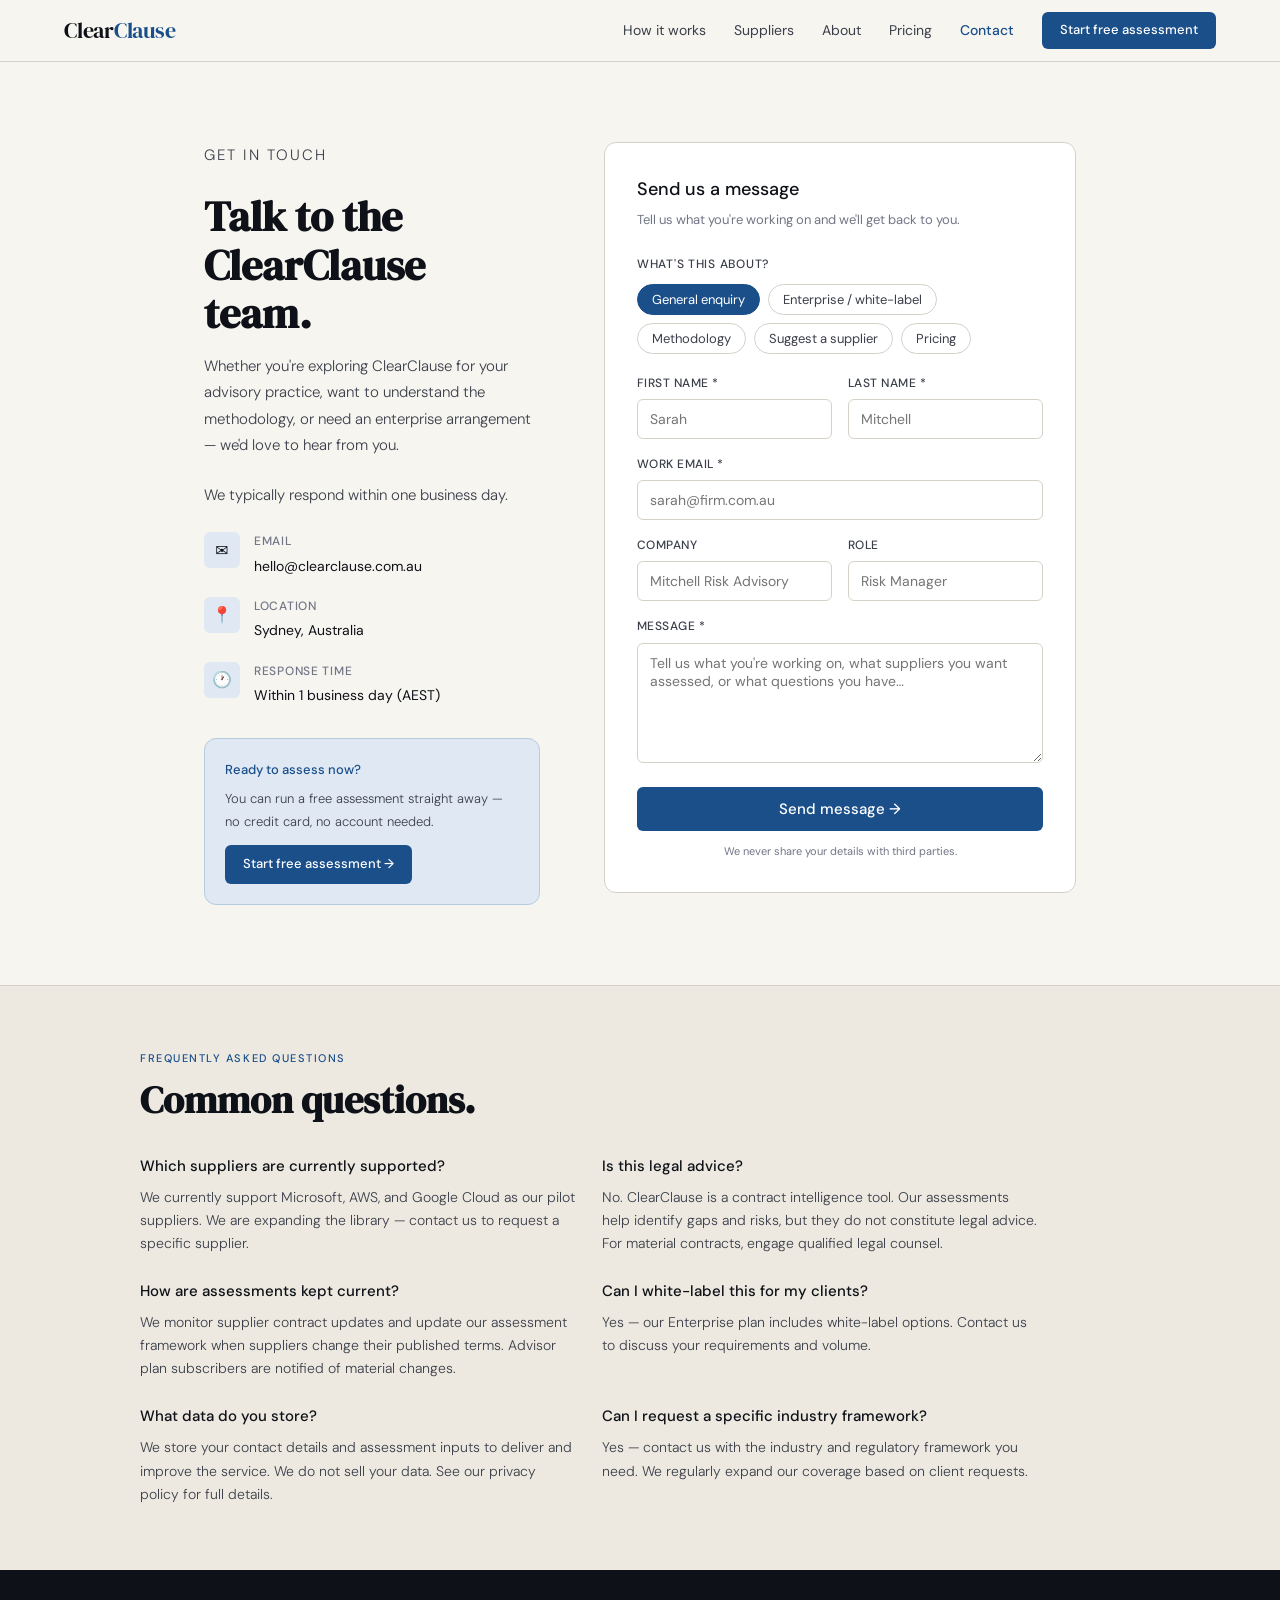
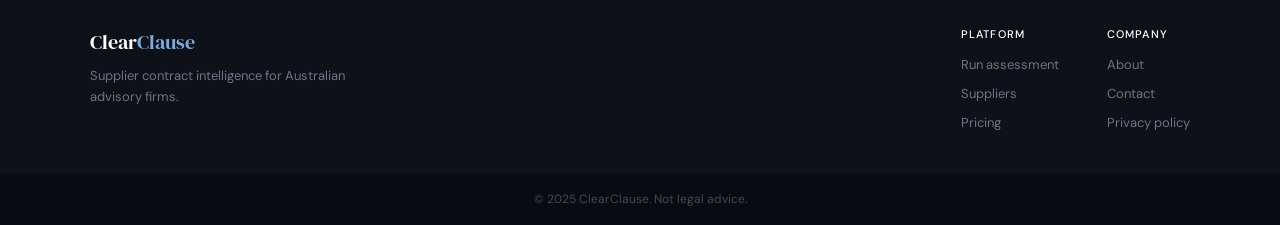
<file: contact.html>
<!DOCTYPE html>
<html lang="en">
<head>
<meta charset="UTF-8"/>
<meta name="viewport" content="width=device-width,initial-scale=1.0"/>
<title>Contact — ClearClause</title>
<meta name="description" content="Get in touch with the ClearClause team. Questions about assessments, enterprise plans, or methodology."/>
<link href="https://fonts.googleapis.com/css2?family=DM+Serif+Display:ital@0;1&family=DM+Sans:wght@300;400;500&display=swap" rel="stylesheet"/>
<link rel="stylesheet" href="style.css"/>
<style>
.contact-layout{display:grid;grid-template-columns:1fr 1fr;gap:64px;align-items:start;max-width:1000px;margin:0 auto;padding:80px 5vw;}
.contact-left h1{font-family:var(--serif);font-size:clamp(28px,3.5vw,42px);color:var(--ink);margin-bottom:16px;line-height:1.15;}
.contact-left p{font-size:15px;color:var(--ink-soft);line-height:1.75;margin-bottom:24px;font-weight:300;}
.contact-item{display:flex;gap:14px;align-items:flex-start;margin-bottom:20px;}
.contact-icon{width:36px;height:36px;border-radius:var(--r);background:var(--accent-pale);display:flex;align-items:center;justify-content:center;font-size:16px;flex-shrink:0;}
.contact-label{font-size:12px;font-weight:500;color:var(--ink-muted);text-transform:uppercase;letter-spacing:0.06em;margin-bottom:3px;}
.contact-value{font-size:14px;color:var(--ink);}
.contact-form-card{background:#fff;border:1px solid var(--rule);border-radius:var(--r-lg);padding:32px;}
.contact-form-card h2{font-size:18px;font-weight:500;color:var(--ink);margin-bottom:6px;}
.contact-form-card .sub{font-size:13px;color:var(--ink-muted);margin-bottom:24px;}
.reason-tabs{display:flex;flex-wrap:wrap;gap:8px;margin-bottom:20px;}
.reason-tab{padding:6px 14px;font-size:13px;font-family:var(--sans);border:1px solid var(--rule);border-radius:20px;background:transparent;color:var(--ink-soft);cursor:pointer;transition:all 0.15s;}
.reason-tab.active{background:var(--accent);color:#fff;border-color:var(--accent);}
.submit-btn{width:100%;padding:12px;font-size:15px;font-family:var(--sans);font-weight:500;background:var(--accent);color:#fff;border:none;border-radius:var(--r);cursor:pointer;transition:background 0.15s;margin-top:8px;}
.submit-btn:hover{background:var(--accent-mid);}
.submit-btn:disabled{opacity:0.4;cursor:not-allowed;}
@media(max-width:768px){.contact-layout{grid-template-columns:1fr;gap:32px;}}
</style>
</head>
<body>

<nav>
  <a href="index.html" class="nav-logo">Clear<span>Clause</span></a>
  <div class="nav-links">
    <a href="index.html#how-it-works">How it works</a>
    <a href="index.html#suppliers">Suppliers</a>
    <a href="about.html">About</a>
    <a href="index.html#pricing">Pricing</a>
    <a href="contact.html" class="active">Contact</a>
    <a href="assess.html" class="nav-cta">Start free assessment</a>
  </div>
</nav>

<div class="contact-layout">
  <div class="contact-left">
    <p class="section-label">Get in touch</p>
    <h1>Talk to the ClearClause team.</h1>
    <p>Whether you're exploring ClearClause for your advisory practice, want to understand the methodology, or need an enterprise arrangement — we'd love to hear from you.</p>
    <p>We typically respond within one business day.</p>

    <div class="contact-item">
      <div class="contact-icon">✉️</div>
      <div><div class="contact-label">Email</div><div class="contact-value">hello@clearclause.com.au</div></div>
    </div>
    <div class="contact-item">
      <div class="contact-icon">📍</div>
      <div><div class="contact-label">Location</div><div class="contact-value">Sydney, Australia</div></div>
    </div>
    <div class="contact-item">
      <div class="contact-icon">🕐</div>
      <div><div class="contact-label">Response time</div><div class="contact-value">Within 1 business day (AEST)</div></div>
    </div>

    <div style="margin-top:32px;padding:20px;background:var(--accent-pale);border-radius:var(--r-lg);border:1px solid #b5ccdf;">
      <p style="font-size:13px;font-weight:500;color:var(--accent);margin-bottom:6px;">Ready to assess now?</p>
      <p style="font-size:13px;color:var(--ink-soft);margin-bottom:12px;font-weight:300;">You can run a free assessment straight away — no credit card, no account needed.</p>
      <a href="assess.html" class="btn-primary" style="font-size:13px;padding:9px 18px;">Start free assessment →</a>
    </div>
  </div>

  <div class="contact-form-card">
    <h2>Send us a message</h2>
    <p class="sub">Tell us what you're working on and we'll get back to you.</p>

    <p style="font-size:12px;font-weight:500;color:var(--ink-soft);text-transform:uppercase;letter-spacing:0.06em;margin-bottom:10px;">What's this about?</p>
    <div class="reason-tabs">
      <button class="reason-tab active" onclick="setReason(this,'General enquiry')">General enquiry</button>
      <button class="reason-tab" onclick="setReason(this,'Enterprise / white-label')">Enterprise / white-label</button>
      <button class="reason-tab" onclick="setReason(this,'Methodology question')">Methodology</button>
      <button class="reason-tab" onclick="setReason(this,'Supplier request')">Suggest a supplier</button>
      <button class="reason-tab" onclick="setReason(this,'Pricing')">Pricing</button>
    </div>
    <input type="hidden" id="contact-reason" value="General enquiry"/>

    <div class="form-row">
      <div class="form-group"><label>First name *</label><input type="text" id="c-fname" placeholder="Sarah"/></div>
      <div class="form-group"><label>Last name *</label><input type="text" id="c-lname" placeholder="Mitchell"/></div>
    </div>
    <div class="form-group"><label>Work email *</label><input type="email" id="c-email" placeholder="sarah@firm.com.au"/></div>
    <div class="form-row">
      <div class="form-group"><label>Company</label><input type="text" id="c-company" placeholder="Mitchell Risk Advisory"/></div>
      <div class="form-group"><label>Role</label><input type="text" id="c-role" placeholder="Risk Manager"/></div>
    </div>
    <div class="form-group"><label>Message *</label><textarea id="c-message" placeholder="Tell us what you're working on, what suppliers you want assessed, or what questions you have…" style="min-height:120px;"></textarea></div>

    <div id="contact-err"></div>
    <div id="contact-ok"></div>
    <button class="submit-btn" id="c-submit" onclick="submitContact()">Send message →</button>
    <p style="font-size:11px;color:var(--ink-muted);margin-top:12px;text-align:center;">We never share your details with third parties.</p>
  </div>
</div>

<div style="background:var(--paper-warm);border-top:1px solid var(--rule);padding:64px 5vw;">
  <div style="max-width:1000px;margin:0 auto;">
    <p class="section-label">Frequently asked questions</p>
    <h2 class="section-title" style="margin-bottom:32px;">Common questions.</h2>
    <div style="display:grid;grid-template-columns:1fr 1fr;gap:24px;max-width:900px;">
      <div><h3 style="font-size:15px;font-weight:500;color:var(--ink);margin-bottom:8px;">Which suppliers are currently supported?</h3><p style="font-size:14px;color:var(--ink-soft);line-height:1.65;font-weight:300;">We currently support Microsoft, AWS, and Google Cloud as our pilot suppliers. We are expanding the library — contact us to request a specific supplier.</p></div>
      <div><h3 style="font-size:15px;font-weight:500;color:var(--ink);margin-bottom:8px;">Is this legal advice?</h3><p style="font-size:14px;color:var(--ink-soft);line-height:1.65;font-weight:300;">No. ClearClause is a contract intelligence tool. Our assessments help identify gaps and risks, but they do not constitute legal advice. For material contracts, engage qualified legal counsel.</p></div>
      <div><h3 style="font-size:15px;font-weight:500;color:var(--ink);margin-bottom:8px;">How are assessments kept current?</h3><p style="font-size:14px;color:var(--ink-soft);line-height:1.65;font-weight:300;">We monitor supplier contract updates and update our assessment framework when suppliers change their published terms. Advisor plan subscribers are notified of material changes.</p></div>
      <div><h3 style="font-size:15px;font-weight:500;color:var(--ink);margin-bottom:8px;">Can I white-label this for my clients?</h3><p style="font-size:14px;color:var(--ink-soft);line-height:1.65;font-weight:300;">Yes — our Enterprise plan includes white-label options. Contact us to discuss your requirements and volume.</p></div>
      <div><h3 style="font-size:15px;font-weight:500;color:var(--ink);margin-bottom:8px;">What data do you store?</h3><p style="font-size:14px;color:var(--ink-soft);line-height:1.65;font-weight:300;">We store your contact details and assessment inputs to deliver and improve the service. We do not sell your data. See our privacy policy for full details.</p></div>
      <div><h3 style="font-size:15px;font-weight:500;color:var(--ink);margin-bottom:8px;">Can I request a specific industry framework?</h3><p style="font-size:14px;color:var(--ink-soft);line-height:1.65;font-weight:300;">Yes — contact us with the industry and regulatory framework you need. We regularly expand our coverage based on client requests.</p></div>
    </div>
  </div>
</div>

<footer>
  <div class="footer-inner">
    <div>
      <a href="index.html" class="footer-brand">Clear<span>Clause</span></a>
      <p class="footer-tagline">Supplier contract intelligence for Australian advisory firms.</p>
    </div>
    <div class="footer-links">
      <div class="footer-col"><h4>Platform</h4><a href="assess.html">Run assessment</a><a href="index.html#suppliers">Suppliers</a><a href="index.html#pricing">Pricing</a></div>
      <div class="footer-col"><h4>Company</h4><a href="about.html">About</a><a href="contact.html">Contact</a><a href="#">Privacy policy</a></div>
    </div>
  </div>
</footer>
<div class="footer-bottom">© 2025 ClearClause. Not legal advice.</div>

<script>
function setReason(btn, val) {
  document.querySelectorAll('.reason-tab').forEach(b => b.classList.remove('active'));
  btn.classList.add('active');
  document.getElementById('contact-reason').value = val;
}

function submitContact() {
  const fname = document.getElementById('c-fname').value.trim();
  const lname = document.getElementById('c-lname').value.trim();
  const email = document.getElementById('c-email').value.trim();
  const msg = document.getElementById('c-message').value.trim();
  const errEl = document.getElementById('contact-err');
  const okEl = document.getElementById('contact-ok');
  errEl.innerHTML = '';
  okEl.innerHTML = '';

  if (!fname || !lname || !email || !msg) { errEl.innerHTML = '<p class="err-msg">Please fill in all required fields.</p>'; return; }
  if (!email.includes('@')) { errEl.innerHTML = '<p class="err-msg">Please enter a valid email address.</p>'; return; }

  const btn = document.getElementById('c-submit');
  btn.disabled = true; btn.textContent = 'Sending…';

  // Simulate submission (replace with actual form endpoint e.g. Formspree)
  setTimeout(() => {
    okEl.innerHTML = '<p class="ok-msg">Thank you — we\'ll be in touch within one business day.</p>';
    btn.textContent = 'Message sent ✓';
  }, 1000);
}
</script>
</body>
</html>
</file>
<file: style.css>
:root {
  --ink: #0e1117;
  --ink-soft: #3b3f4a;
  --ink-muted: #717585;
  --paper: #f7f5f0;
  --paper-warm: #ede9e0;
  --rule: #d6d1c8;
  --accent: #1a4f8a;
  --accent-pale: #dfe8f3;
  --accent-mid: #3a72b8;
  --warn: #b84a1a;
  --warn-pale: #f5ede8;
  --ok: #1a7a4a;
  --ok-pale: #e2f2ea;
  --amber: #8a6a1a;
  --amber-pale: #f5eed5;
  --serif: 'DM Serif Display', Georgia, serif;
  --sans: 'DM Sans', system-ui, sans-serif;
  --r: 6px;
  --r-lg: 12px;
}
*{box-sizing:border-box;margin:0;padding:0;}
html{scroll-behavior:smooth;}
body{font-family:var(--sans);background:var(--paper);color:var(--ink);font-size:16px;line-height:1.6;}

/* NAV */
nav{position:sticky;top:0;z-index:100;background:rgba(247,245,240,0.93);backdrop-filter:blur(12px);border-bottom:1px solid var(--rule);padding:0 5vw;display:flex;align-items:center;justify-content:space-between;height:62px;}
.nav-logo{font-family:var(--serif);font-size:22px;color:var(--ink);letter-spacing:-0.01em;text-decoration:none;}
.nav-logo span{color:var(--accent);}
.nav-links{display:flex;gap:28px;align-items:center;}
.nav-links a{font-size:14px;color:var(--ink-soft);text-decoration:none;font-weight:400;transition:color 0.15s;}
.nav-links a:hover{color:var(--ink);}
.nav-links a.active{color:var(--accent);font-weight:500;}
.nav-cta{background:var(--accent)!important;color:#fff!important;padding:8px 18px;border-radius:var(--r);font-weight:500!important;font-size:13px!important;transition:background 0.15s!important;}
.nav-cta:hover{background:var(--accent-mid)!important;}
.nav-mobile-btn{display:none;background:none;border:none;font-size:20px;cursor:pointer;color:var(--ink);}

/* BUTTONS */
.btn-primary{background:var(--accent);color:#fff;padding:12px 26px;border-radius:var(--r);font-family:var(--sans);font-size:15px;font-weight:500;text-decoration:none;border:none;cursor:pointer;transition:background 0.15s;display:inline-block;}
.btn-primary:hover{background:var(--accent-mid);}
.btn-outline{background:transparent;color:var(--ink);padding:12px 26px;border-radius:var(--r);font-family:var(--sans);font-size:15px;font-weight:400;text-decoration:none;border:1px solid var(--rule);cursor:pointer;transition:border-color 0.15s;display:inline-block;}
.btn-outline:hover{border-color:var(--ink-muted);}

/* SECTION SCAFFOLDING */
.section{padding:80px 5vw;max-width:1100px;margin:0 auto;}
.section-label{font-size:11px;letter-spacing:0.14em;text-transform:uppercase;color:var(--accent);font-weight:500;margin-bottom:10px;}
.section-title{font-family:var(--serif);font-size:clamp(28px,3vw,42px);line-height:1.15;color:var(--ink);margin-bottom:16px;}
.section-body{font-size:16px;color:var(--ink-soft);max-width:580px;line-height:1.7;font-weight:300;}

/* TRUST BAR */
.trust-bar{background:var(--paper-warm);border-top:1px solid var(--rule);border-bottom:1px solid var(--rule);padding:20px 5vw;display:flex;align-items:center;justify-content:center;gap:40px;flex-wrap:wrap;}
.trust-item{font-size:13px;color:var(--ink-muted);display:flex;align-items:center;gap:8px;}
.trust-dot{width:6px;height:6px;border-radius:50%;background:var(--accent);}

/* CARDS */
.card{background:#fff;border:1px solid var(--rule);border-radius:var(--r-lg);padding:24px;}
.card-lg{background:#fff;border:1px solid var(--rule);border-radius:var(--r-lg);padding:32px;}

/* BADGE */
.badge{font-size:10px;font-weight:500;padding:3px 8px;border-radius:20px;letter-spacing:0.04em;}
.badge-red{background:var(--warn-pale);color:var(--warn);}
.badge-amber{background:var(--amber-pale);color:var(--amber);}
.badge-green{background:var(--ok-pale);color:var(--ok);}
.badge-blue{background:var(--accent-pale);color:var(--accent);}

/* CHIPS */
.chip{font-size:12px;padding:4px 10px;border-radius:20px;border:1px solid var(--rule);color:var(--ink-soft);background:var(--paper);}
.chip-primary{background:var(--accent-pale);border-color:#b5ccdf;color:var(--accent);}
.chip-group{display:flex;flex-wrap:wrap;gap:6px;}

/* FORMS */
.form-group{display:flex;flex-direction:column;gap:6px;margin-bottom:16px;}
.form-group label{font-size:12px;font-weight:500;color:var(--ink-soft);letter-spacing:0.04em;text-transform:uppercase;}
.form-group input,.form-group select,.form-group textarea{font-family:var(--sans);font-size:14px;padding:10px 12px;border:1px solid var(--rule);border-radius:var(--r);background:#fff;color:var(--ink);outline:none;transition:border-color 0.15s;}
.form-group input:focus,.form-group select:focus,.form-group textarea:focus{border-color:var(--accent);}
.form-group textarea{resize:vertical;min-height:80px;}
.form-row{display:grid;grid-template-columns:1fr 1fr;gap:16px;}
.form-hint{font-size:12px;color:var(--ink-muted);margin-top:4px;}

/* SPINNER */
.spin{width:16px;height:16px;border:2px solid var(--rule);border-top-color:var(--accent);border-radius:50%;animation:spin 0.65s linear infinite;flex-shrink:0;}
@keyframes spin{to{transform:rotate(360deg);}}
.loading-row{display:flex;align-items:center;gap:10px;padding:14px 0;font-size:13px;color:var(--ink-muted);}

/* ERROR / SUCCESS */
.err-msg{font-size:13px;color:var(--warn);background:var(--warn-pale);padding:10px 14px;border-radius:var(--r);margin-top:8px;}
.ok-msg{font-size:13px;color:var(--ok);background:var(--ok-pale);padding:10px 14px;border-radius:var(--r);margin-top:8px;}

/* RISK PILLS */
.risk-pill{font-size:12px;font-weight:500;padding:5px 14px;border-radius:20px;}
.risk-high{background:var(--warn-pale);color:var(--warn);}
.risk-medium{background:var(--amber-pale);color:var(--amber);}
.risk-low{background:var(--ok-pale);color:var(--ok);}

/* RESULT SECTIONS */
.r-section{margin-bottom:22px;}
.r-section-title{font-size:10px;letter-spacing:0.12em;text-transform:uppercase;color:var(--ink-muted);font-weight:500;margin-bottom:10px;}
.prose{font-size:14px;color:var(--ink-soft);line-height:1.75;font-weight:300;}

/* GAP LIST */
.gap-list{list-style:none;}
.gap-item{display:flex;gap:10px;padding:10px 0;border-bottom:1px solid var(--paper-warm);font-size:14px;line-height:1.55;}
.gap-item:last-child{border-bottom:none;}
.sev-dot{width:8px;height:8px;border-radius:50%;margin-top:6px;flex-shrink:0;}
.d-critical{background:var(--warn);}
.d-moderate{background:#d4840a;}
.d-advisory{background:var(--accent-mid);}
.gap-clause{font-weight:500;color:var(--ink);}

/* CONTROLS TABLE */
.controls-table{width:100%;border-collapse:collapse;font-size:13px;}
.controls-table th{text-align:left;font-size:10px;letter-spacing:0.1em;text-transform:uppercase;color:var(--ink-muted);padding:8px 12px;border-bottom:1px solid var(--rule);font-weight:500;}
.controls-table td{padding:10px 12px;border-bottom:1px solid var(--paper-warm);color:var(--ink-soft);vertical-align:top;line-height:1.5;}
.controls-table tr:last-child td{border-bottom:none;}
.controls-table tr:hover td{background:var(--paper);}
.freq-badge{font-size:10px;padding:2px 7px;border-radius:20px;font-weight:500;}
.freq-monthly{background:var(--accent-pale);color:var(--accent);}
.freq-quarterly{background:var(--amber-pale);color:var(--amber);}
.freq-annual{background:var(--ok-pale);color:var(--ok);}
.freq-event{background:var(--warn-pale);color:var(--warn);}

/* ACTION BAR */
.action-bar{display:flex;gap:8px;padding-top:20px;border-top:1px solid var(--rule);margin-top:8px;flex-wrap:wrap;}
.act-btn{font-size:13px;padding:8px 16px;border-radius:var(--r);border:1px solid var(--rule);background:transparent;color:var(--ink-soft);cursor:pointer;font-family:var(--sans);transition:all 0.15s;}
.act-btn:hover{border-color:var(--accent);color:var(--accent);}
.act-btn-primary{background:var(--accent)!important;color:#fff!important;border-color:var(--accent)!important;}
.act-btn-primary:hover{background:var(--accent-mid)!important;}

/* FOOTER */
footer{background:var(--ink);color:#9ba5b8;padding:56px 5vw 32px;}
.footer-inner{max-width:1100px;margin:0 auto;display:flex;justify-content:space-between;align-items:flex-start;flex-wrap:wrap;gap:32px;}
.footer-brand{font-family:var(--serif);font-size:20px;color:#fff;margin-bottom:8px;text-decoration:none;display:block;}
.footer-brand span{color:#7aabde;}
.footer-tagline{font-size:13px;color:#6b7585;max-width:260px;line-height:1.6;}
.footer-links{display:flex;gap:48px;flex-wrap:wrap;}
.footer-col h4{font-size:11px;text-transform:uppercase;letter-spacing:0.1em;color:#fff;font-weight:500;margin-bottom:12px;}
.footer-col a{display:block;font-size:13px;color:#6b7585;text-decoration:none;margin-bottom:8px;transition:color 0.15s;}
.footer-col a:hover{color:#9ba5b8;}
.footer-bottom{background:#080b10;padding:16px 5vw;text-align:center;font-size:12px;color:#434a58;}

/* ANIMATIONS */
@keyframes fadeUp{from{opacity:0;transform:translateY(14px);}to{opacity:1;transform:translateY(0);}}
.fade-up{animation:fadeUp 0.45s ease both;}
.delay-1{animation-delay:0.08s;}
.delay-2{animation-delay:0.16s;}
.delay-3{animation-delay:0.24s;}
.delay-4{animation-delay:0.32s;}

/* RESPONSIVE */
@media(max-width:768px){
  .form-row{grid-template-columns:1fr;}
  .nav-links{display:none;}
  .nav-mobile-btn{display:block;}
  .footer-links{gap:24px;}
}
</file>
